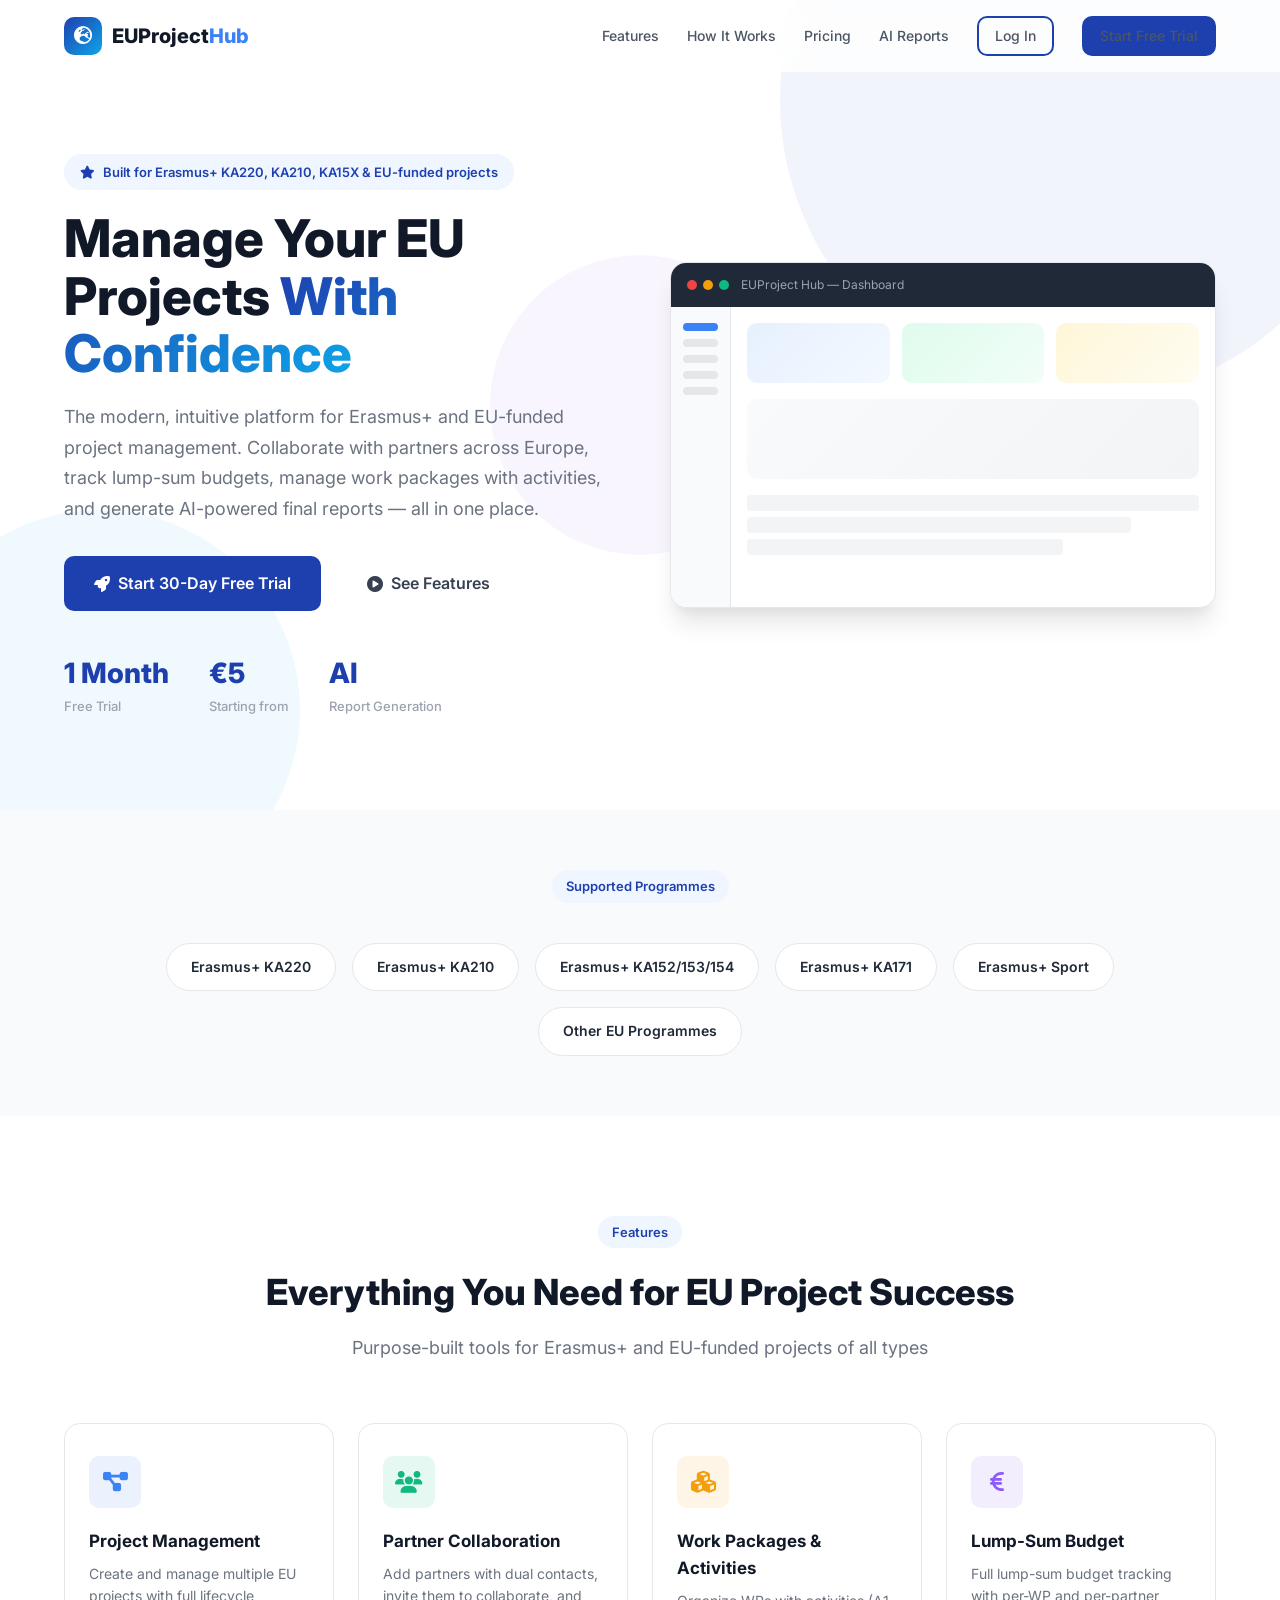
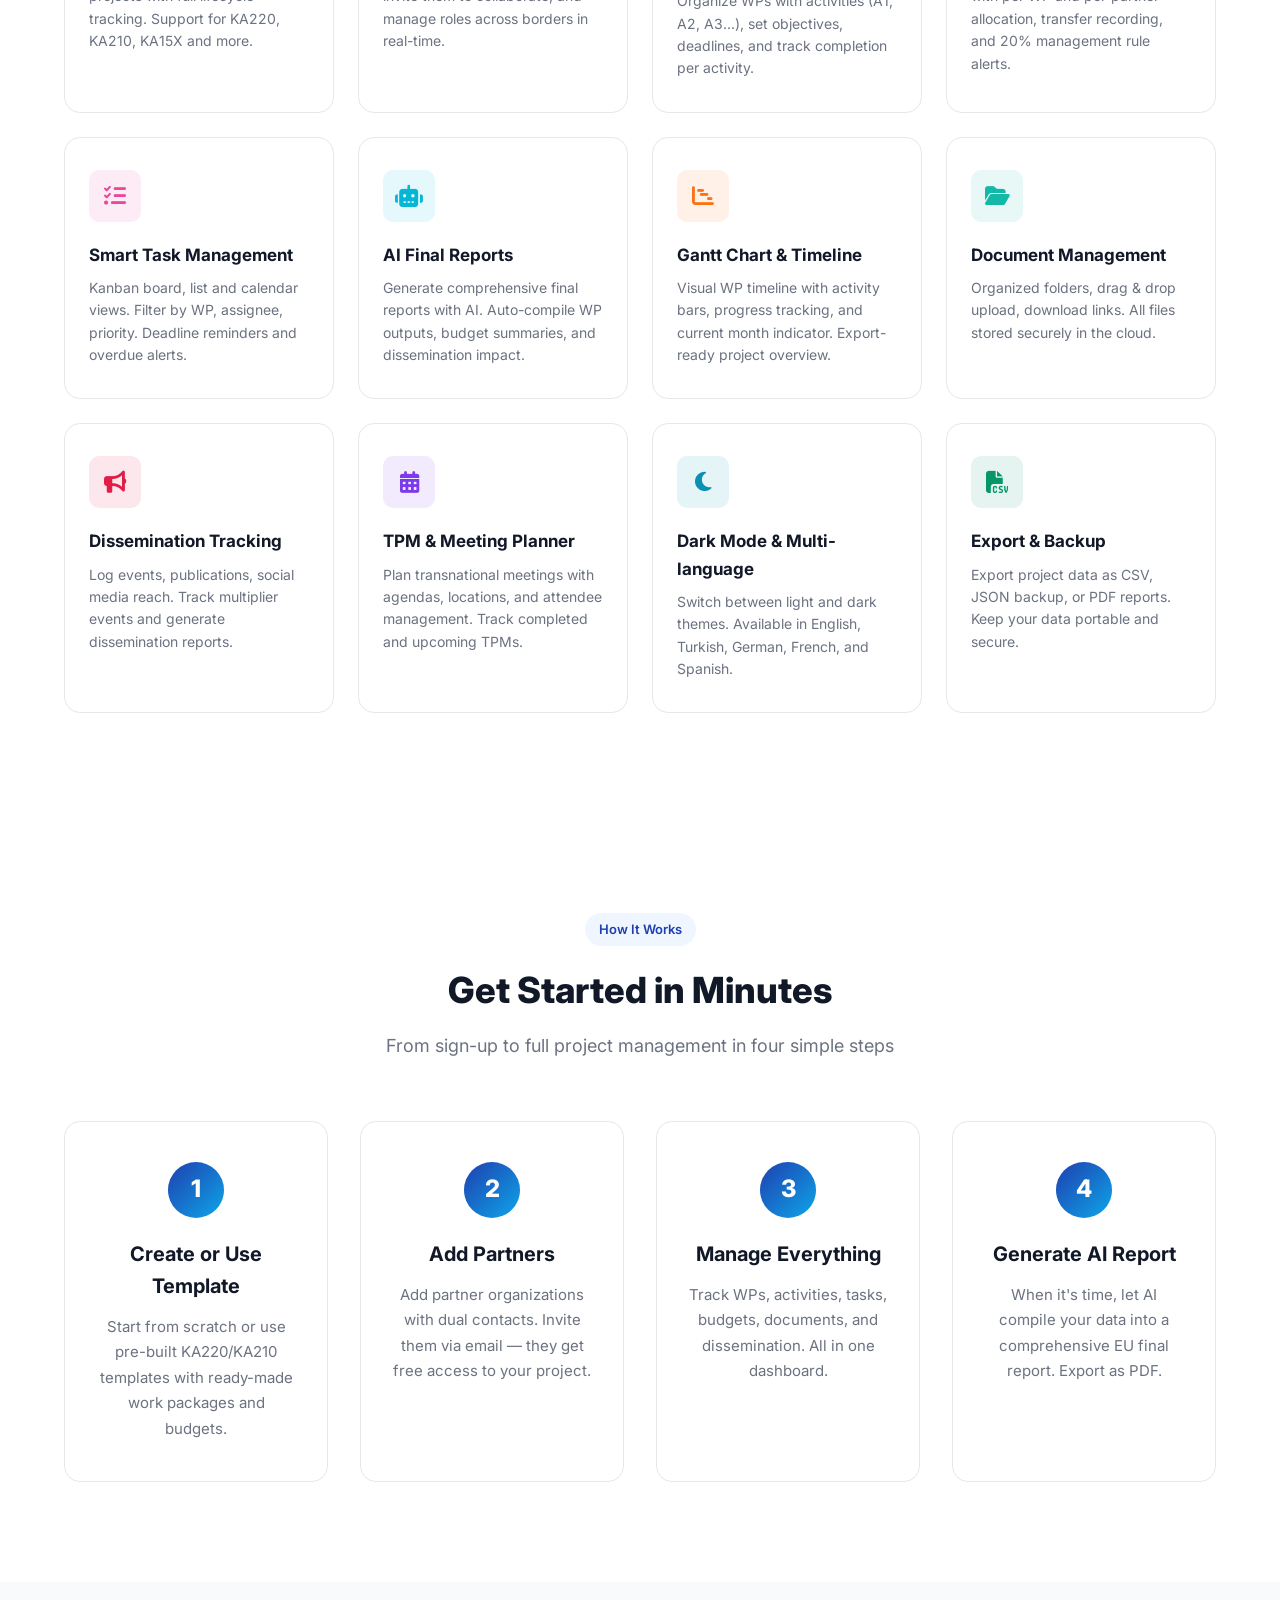
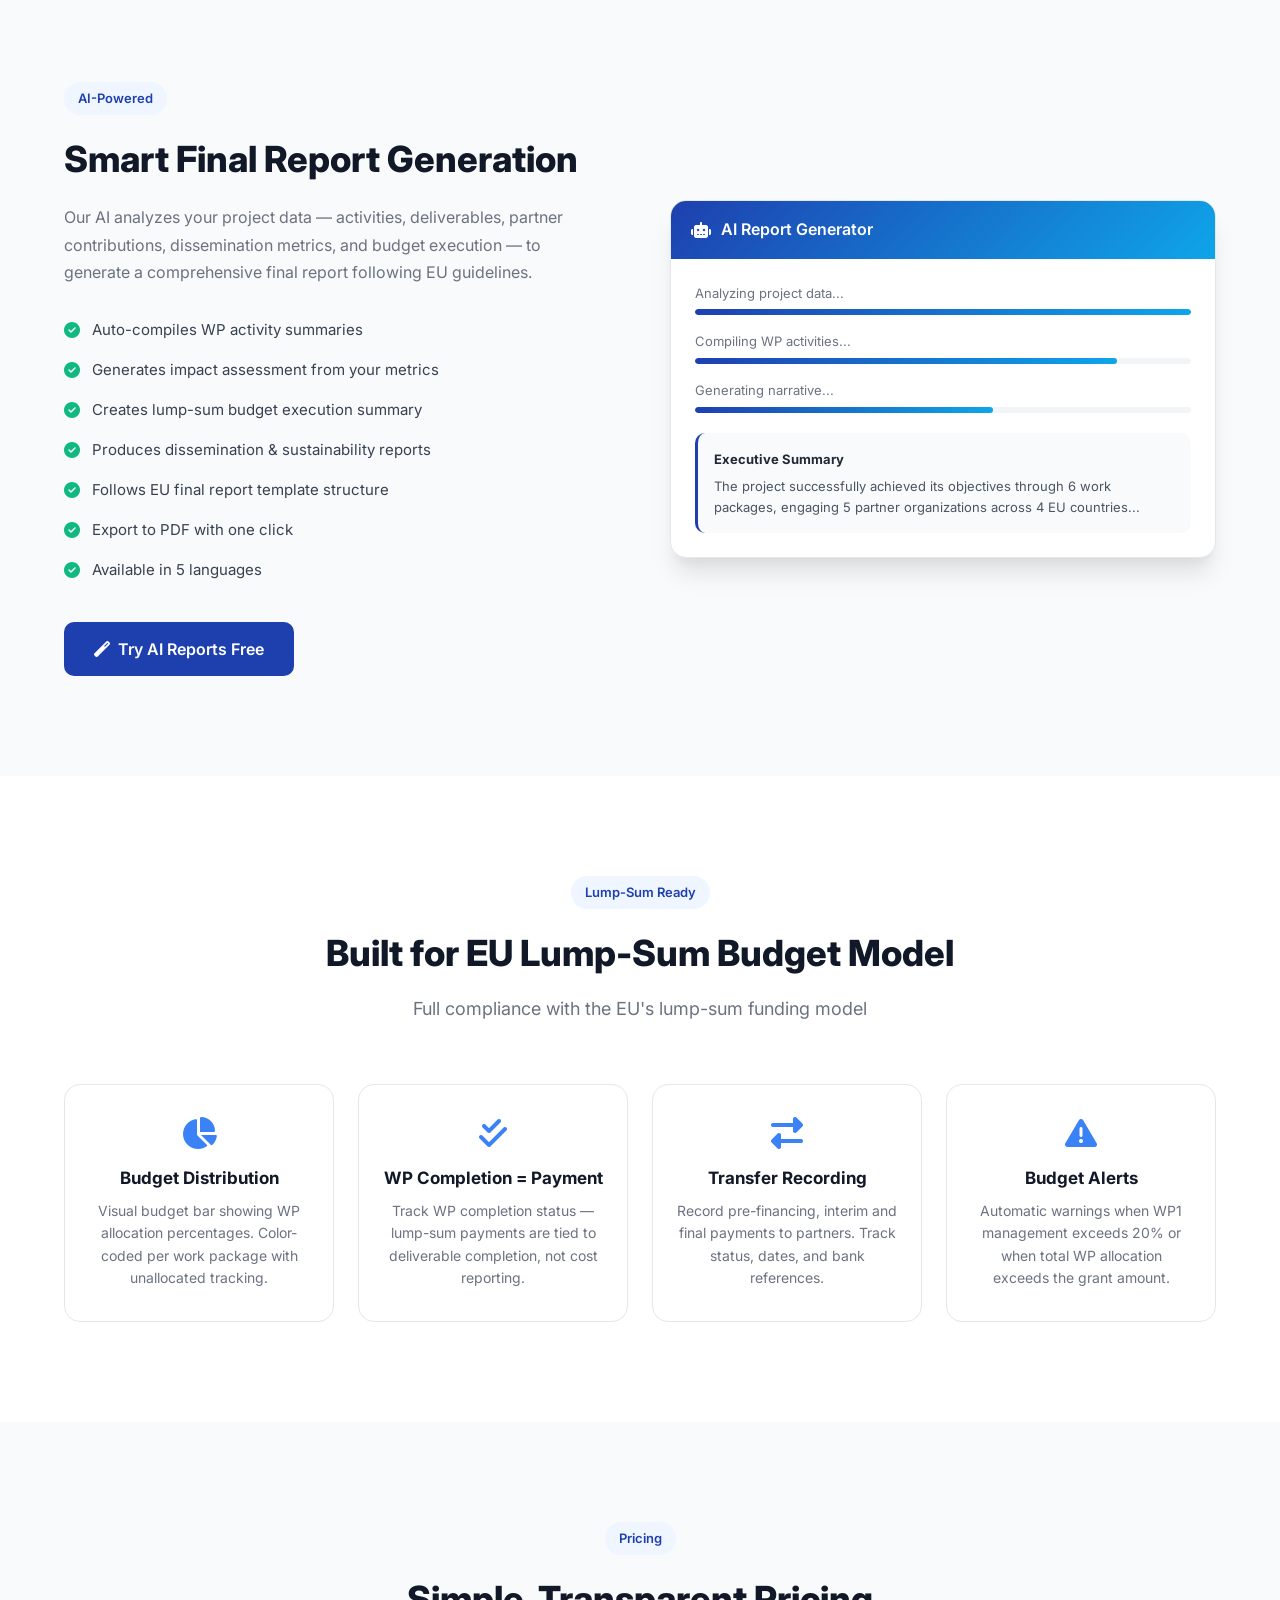
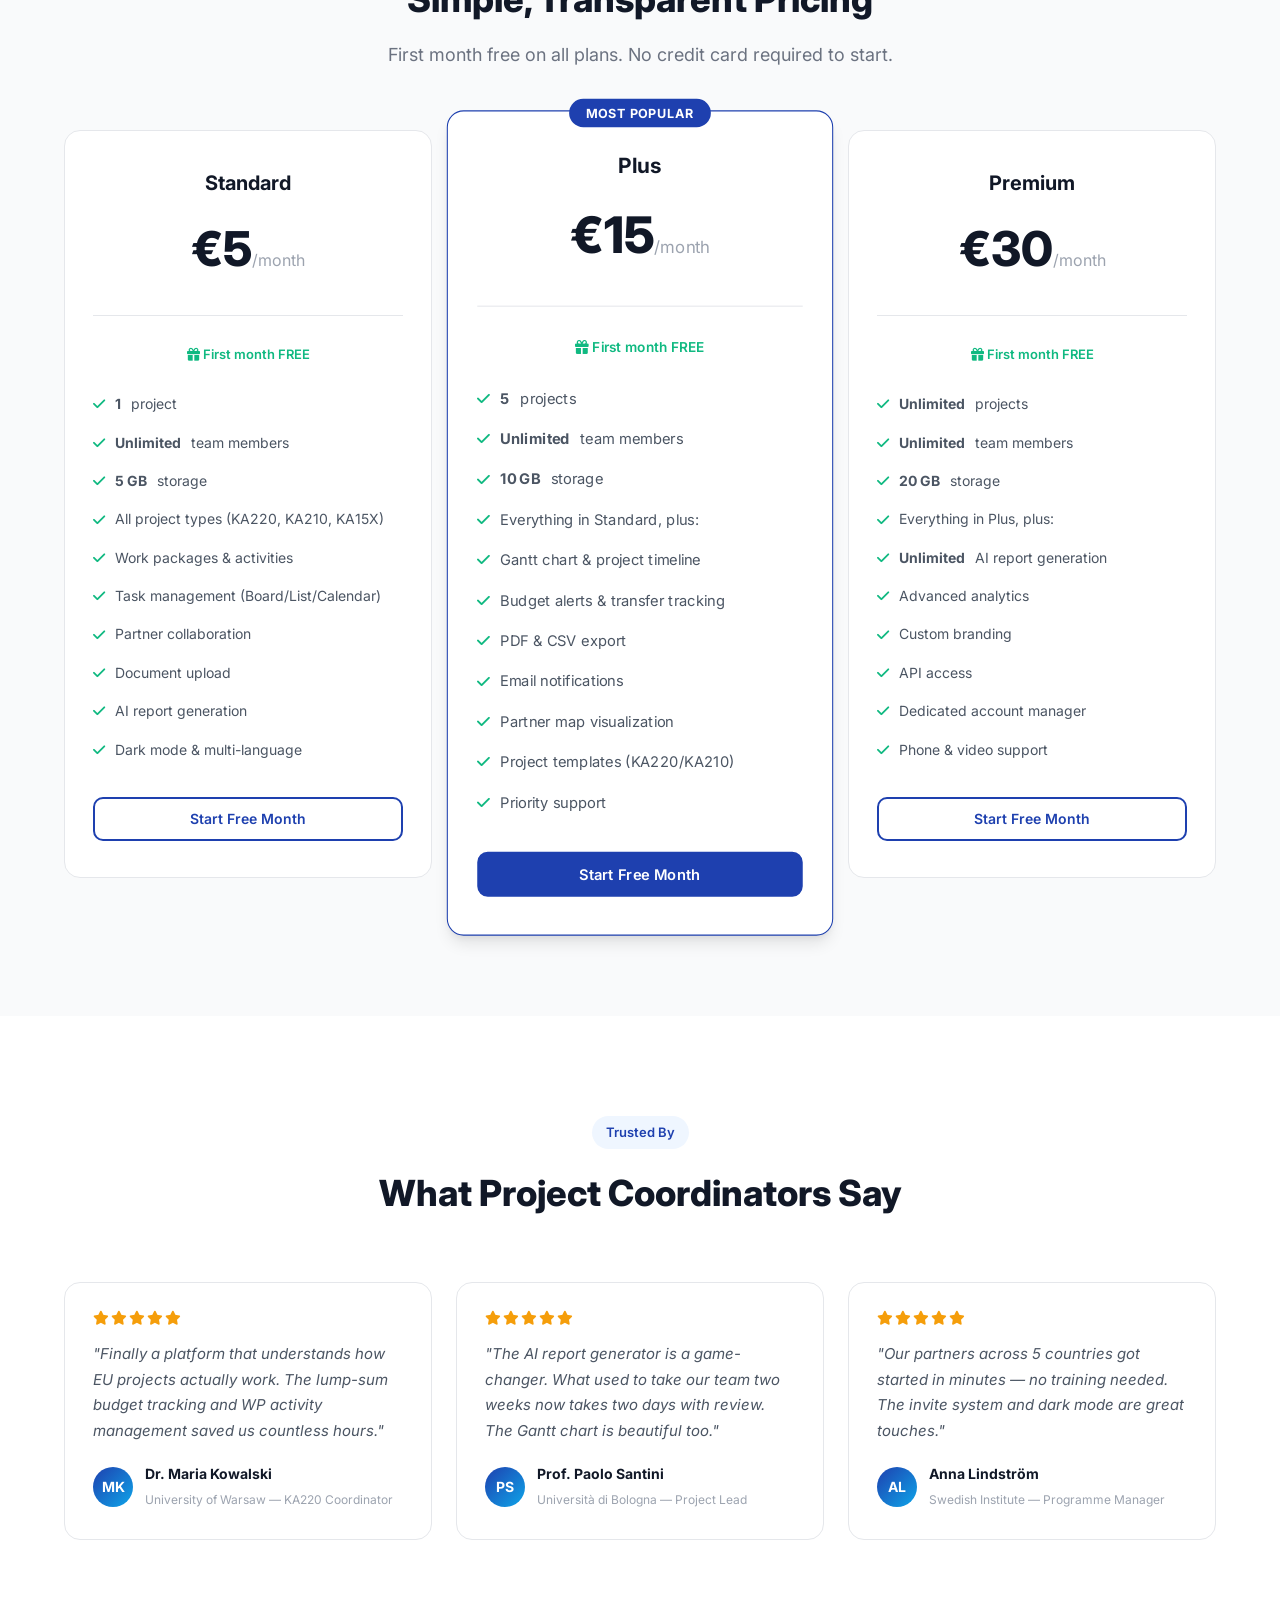
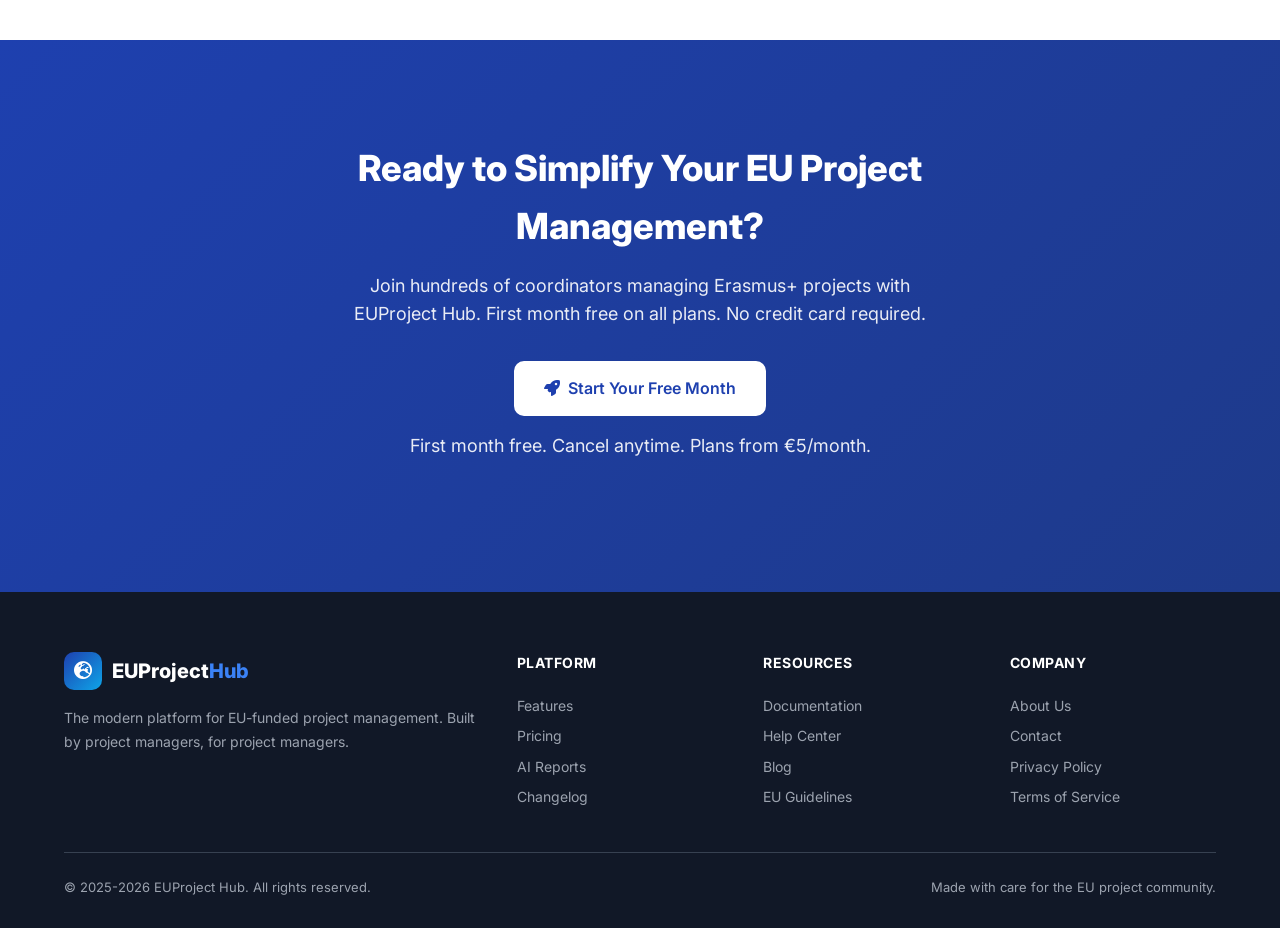
<file: index.html>
<!DOCTYPE html>
<html lang="en">
<head>
    <meta charset="UTF-8">
    <meta name="viewport" content="width=device-width, initial-scale=1.0">
    <title>EUProject Hub — Modern EU Project Management Platform</title>
    <meta name="description" content="The modern platform for managing Erasmus+ KA220, KA210, and EU-funded projects. AI reports, lump-sum budgets, partner collaboration, and more.">
    <link rel="preconnect" href="https://fonts.googleapis.com">
    <link href="https://fonts.googleapis.com/css2?family=Inter:wght@300;400;500;600;700;800&display=swap" rel="stylesheet">
    <link href="https://cdnjs.cloudflare.com/ajax/libs/font-awesome/6.5.0/css/all.min.css" rel="stylesheet">
    <link rel="stylesheet" href="css/styles.css">
</head>
<body class="landing-page">
    <nav class="nav" id="mainNav">
        <div class="nav-container">
            <a href="index.html" class="nav-logo">
                <div class="logo-icon"><i class="fas fa-globe-europe"></i></div>
                <span class="logo-text">EUProject<span class="logo-accent">Hub</span></span>
            </a>
            <div class="nav-links" id="navLinks">
                <a href="#features">Features</a>
                <a href="#how-it-works">How It Works</a>
                <a href="#pricing">Pricing</a>
                <a href="#ai-features">AI Reports</a>
                <a href="app.html" class="btn btn-outline btn-sm">Log In</a>
                <a href="app.html#register" class="btn btn-primary btn-sm">Start Free Trial</a>
            </div>
            <button class="nav-toggle" id="navToggle"><i class="fas fa-bars"></i></button>
        </div>
    </nav>

    <!-- Hero -->
    <section class="hero">
        <div class="hero-bg"><div class="hero-shape hero-shape-1"></div><div class="hero-shape hero-shape-2"></div><div class="hero-shape hero-shape-3"></div></div>
        <div class="container hero-content">
            <div class="hero-text">
                <div class="hero-badge"><i class="fas fa-star"></i> Built for Erasmus+ KA220, KA210, KA15X &amp; EU-funded projects</div>
                <h1>Manage Your EU Projects <span class="text-gradient">With Confidence</span></h1>
                <p class="hero-subtitle">The modern, intuitive platform for Erasmus+ and EU-funded project management. Collaborate with partners across Europe, track lump-sum budgets, manage work packages with activities, and generate AI-powered final reports — all in one place.</p>
                <div class="hero-cta">
                    <a href="app.html#register" class="btn btn-primary btn-lg"><i class="fas fa-rocket"></i> Start 30-Day Free Trial</a>
                    <a href="#features" class="btn btn-ghost btn-lg"><i class="fas fa-play-circle"></i> See Features</a>
                </div>
                <div class="hero-stats">
                    <div class="hero-stat"><span class="stat-number">1 Month</span><span class="stat-label">Free Trial</span></div>
                    <div class="hero-stat"><span class="stat-number">€5</span><span class="stat-label">Starting from</span></div>
                    <div class="hero-stat"><span class="stat-number">AI</span><span class="stat-label">Report Generation</span></div>
                </div>
            </div>
            <div class="hero-visual">
                <div class="dashboard-preview">
                    <div class="preview-header"><div class="preview-dots"><span></span><span></span><span></span></div><span class="preview-title">EUProject Hub — Dashboard</span></div>
                    <div class="preview-body">
                        <div class="preview-sidebar"><div class="preview-menu-item active"></div><div class="preview-menu-item"></div><div class="preview-menu-item"></div><div class="preview-menu-item"></div><div class="preview-menu-item"></div></div>
                        <div class="preview-content"><div class="preview-card-row"><div class="preview-card c1"></div><div class="preview-card c2"></div><div class="preview-card c3"></div></div><div class="preview-chart"></div><div class="preview-table"><div class="preview-row"></div><div class="preview-row"></div><div class="preview-row"></div></div></div>
                    </div>
                </div>
            </div>
        </div>
    </section>

    <!-- Supported Programmes -->
    <section class="section" style="padding:60px 0;background:var(--gray-50)">
        <div class="container">
            <div style="text-align:center;margin-bottom:24px"><span class="section-badge">Supported Programmes</span></div>
            <div style="display:flex;justify-content:center;flex-wrap:wrap;gap:16px">
                <div style="background:#fff;padding:12px 24px;border-radius:50px;font-weight:600;font-size:14px;border:1px solid var(--gray-200)">Erasmus+ KA220</div>
                <div style="background:#fff;padding:12px 24px;border-radius:50px;font-weight:600;font-size:14px;border:1px solid var(--gray-200)">Erasmus+ KA210</div>
                <div style="background:#fff;padding:12px 24px;border-radius:50px;font-weight:600;font-size:14px;border:1px solid var(--gray-200)">Erasmus+ KA152/153/154</div>
                <div style="background:#fff;padding:12px 24px;border-radius:50px;font-weight:600;font-size:14px;border:1px solid var(--gray-200)">Erasmus+ KA171</div>
                <div style="background:#fff;padding:12px 24px;border-radius:50px;font-weight:600;font-size:14px;border:1px solid var(--gray-200)">Erasmus+ Sport</div>
                <div style="background:#fff;padding:12px 24px;border-radius:50px;font-weight:600;font-size:14px;border:1px solid var(--gray-200)">Other EU Programmes</div>
            </div>
        </div>
    </section>

    <!-- Features -->
    <section class="section features-section" id="features">
        <div class="container">
            <div class="section-header"><span class="section-badge">Features</span><h2>Everything You Need for EU Project Success</h2><p>Purpose-built tools for Erasmus+ and EU-funded projects of all types</p></div>
            <div class="features-grid">
                <div class="feature-card"><div class="feature-icon" style="--accent:#3b82f6"><i class="fas fa-project-diagram"></i></div><h3>Project Management</h3><p>Create and manage multiple EU projects with full lifecycle tracking. Support for KA220, KA210, KA15X and more.</p></div>
                <div class="feature-card"><div class="feature-icon" style="--accent:#10b981"><i class="fas fa-users"></i></div><h3>Partner Collaboration</h3><p>Add partners with dual contacts, invite them to collaborate, and manage roles across borders in real-time.</p></div>
                <div class="feature-card"><div class="feature-icon" style="--accent:#f59e0b"><i class="fas fa-cubes"></i></div><h3>Work Packages & Activities</h3><p>Organize WPs with activities (A1, A2, A3...), set objectives, deadlines, and track completion per activity.</p></div>
                <div class="feature-card"><div class="feature-icon" style="--accent:#8b5cf6"><i class="fas fa-euro-sign"></i></div><h3>Lump-Sum Budget</h3><p>Full lump-sum budget tracking with per-WP and per-partner allocation, transfer recording, and 20% management rule alerts.</p></div>
                <div class="feature-card"><div class="feature-icon" style="--accent:#ec4899"><i class="fas fa-tasks"></i></div><h3>Smart Task Management</h3><p>Kanban board, list and calendar views. Filter by WP, assignee, priority. Deadline reminders and overdue alerts.</p></div>
                <div class="feature-card"><div class="feature-icon" style="--accent:#06b6d4"><i class="fas fa-robot"></i></div><h3>AI Final Reports</h3><p>Generate comprehensive final reports with AI. Auto-compile WP outputs, budget summaries, and dissemination impact.</p></div>
                <div class="feature-card"><div class="feature-icon" style="--accent:#f97316"><i class="fas fa-chart-gantt"></i></div><h3>Gantt Chart & Timeline</h3><p>Visual WP timeline with activity bars, progress tracking, and current month indicator. Export-ready project overview.</p></div>
                <div class="feature-card"><div class="feature-icon" style="--accent:#14b8a6"><i class="fas fa-folder-open"></i></div><h3>Document Management</h3><p>Organized folders, drag & drop upload, download links. All files stored securely in the cloud.</p></div>
                <div class="feature-card"><div class="feature-icon" style="--accent:#e11d48"><i class="fas fa-bullhorn"></i></div><h3>Dissemination Tracking</h3><p>Log events, publications, social media reach. Track multiplier events and generate dissemination reports.</p></div>
                <div class="feature-card"><div class="feature-icon" style="--accent:#7c3aed"><i class="fas fa-calendar-alt"></i></div><h3>TPM & Meeting Planner</h3><p>Plan transnational meetings with agendas, locations, and attendee management. Track completed and upcoming TPMs.</p></div>
                <div class="feature-card"><div class="feature-icon" style="--accent:#0891b2"><i class="fas fa-moon"></i></div><h3>Dark Mode & Multi-language</h3><p>Switch between light and dark themes. Available in English, Turkish, German, French, and Spanish.</p></div>
                <div class="feature-card"><div class="feature-icon" style="--accent:#059669"><i class="fas fa-file-csv"></i></div><h3>Export & Backup</h3><p>Export project data as CSV, JSON backup, or PDF reports. Keep your data portable and secure.</p></div>
            </div>
        </div>
    </section>

    <!-- How It Works -->
    <section class="section how-section" id="how-it-works">
        <div class="container">
            <div class="section-header"><span class="section-badge">How It Works</span><h2>Get Started in Minutes</h2><p>From sign-up to full project management in four simple steps</p></div>
            <div class="steps-grid" style="grid-template-columns:repeat(4,1fr)">
                <div class="step-card"><div class="step-number">1</div><h3>Create or Use Template</h3><p>Start from scratch or use pre-built KA220/KA210 templates with ready-made work packages and budgets.</p></div>
                <div class="step-card"><div class="step-number">2</div><h3>Add Partners</h3><p>Add partner organizations with dual contacts. Invite them via email — they get free access to your project.</p></div>
                <div class="step-card"><div class="step-number">3</div><h3>Manage Everything</h3><p>Track WPs, activities, tasks, budgets, documents, and dissemination. All in one dashboard.</p></div>
                <div class="step-card"><div class="step-number">4</div><h3>Generate AI Report</h3><p>When it's time, let AI compile your data into a comprehensive EU final report. Export as PDF.</p></div>
            </div>
        </div>
    </section>

    <!-- AI Features -->
    <section class="section ai-section" id="ai-features">
        <div class="container">
            <div class="ai-content">
                <div class="ai-text">
                    <span class="section-badge">AI-Powered</span><h2>Smart Final Report Generation</h2>
                    <p>Our AI analyzes your project data — activities, deliverables, partner contributions, dissemination metrics, and budget execution — to generate a comprehensive final report following EU guidelines.</p>
                    <ul class="ai-features-list">
                        <li><i class="fas fa-check-circle"></i> Auto-compiles WP activity summaries</li>
                        <li><i class="fas fa-check-circle"></i> Generates impact assessment from your metrics</li>
                        <li><i class="fas fa-check-circle"></i> Creates lump-sum budget execution summary</li>
                        <li><i class="fas fa-check-circle"></i> Produces dissemination & sustainability reports</li>
                        <li><i class="fas fa-check-circle"></i> Follows EU final report template structure</li>
                        <li><i class="fas fa-check-circle"></i> Export to PDF with one click</li>
                        <li><i class="fas fa-check-circle"></i> Available in 5 languages</li>
                    </ul>
                    <a href="app.html#register" class="btn btn-primary btn-lg"><i class="fas fa-magic"></i> Try AI Reports Free</a>
                </div>
                <div class="ai-visual">
                    <div class="ai-preview">
                        <div class="ai-preview-header"><i class="fas fa-robot"></i> AI Report Generator</div>
                        <div class="ai-preview-body">
                            <div class="ai-line"><span class="ai-label">Analyzing project data...</span><div class="ai-progress"><div class="ai-progress-bar" style="width:100%"></div></div></div>
                            <div class="ai-line"><span class="ai-label">Compiling WP activities...</span><div class="ai-progress"><div class="ai-progress-bar" style="width:85%"></div></div></div>
                            <div class="ai-line"><span class="ai-label">Generating narrative...</span><div class="ai-progress"><div class="ai-progress-bar" style="width:60%"></div></div></div>
                            <div class="ai-output"><p><strong>Executive Summary</strong></p><p class="ai-text-preview">The project successfully achieved its objectives through 6 work packages, engaging 5 partner organizations across 4 EU countries...</p></div>
                        </div>
                    </div>
                </div>
            </div>
        </div>
    </section>

    <!-- Lump Sum -->
    <section class="section lumpsum-section">
        <div class="container">
            <div class="section-header"><span class="section-badge">Lump-Sum Ready</span><h2>Built for EU Lump-Sum Budget Model</h2><p>Full compliance with the EU's lump-sum funding model</p></div>
            <div class="lumpsum-grid">
                <div class="lumpsum-card"><i class="fas fa-chart-pie"></i><h3>Budget Distribution</h3><p>Visual budget bar showing WP allocation percentages. Color-coded per work package with unallocated tracking.</p></div>
                <div class="lumpsum-card"><i class="fas fa-check-double"></i><h3>WP Completion = Payment</h3><p>Track WP completion status — lump-sum payments are tied to deliverable completion, not cost reporting.</p></div>
                <div class="lumpsum-card"><i class="fas fa-exchange-alt"></i><h3>Transfer Recording</h3><p>Record pre-financing, interim and final payments to partners. Track status, dates, and bank references.</p></div>
                <div class="lumpsum-card"><i class="fas fa-exclamation-triangle"></i><h3>Budget Alerts</h3><p>Automatic warnings when WP1 management exceeds 20% or when total WP allocation exceeds the grant amount.</p></div>
            </div>
        </div>
    </section>

    <!-- Pricing -->
    <section class="section pricing-section" id="pricing">
        <div class="container">
            <div class="section-header"><span class="section-badge">Pricing</span><h2>Simple, Transparent Pricing</h2><p>First month free on all plans. No credit card required to start.</p></div>
            <div class="pricing-grid">
                <div class="pricing-card">
                    <div class="pricing-header"><h3>Standard</h3><div class="pricing-price"><span class="price-amount">€5</span><span class="price-period">/month</span></div></div>
                    <p style="text-align:center;font-size:13px;color:var(--success);font-weight:600;margin-bottom:20px"><i class="fas fa-gift"></i> First month FREE</p>
                    <ul class="pricing-features">
                        <li><i class="fas fa-check"></i> <strong>1</strong> project</li>
                        <li><i class="fas fa-check"></i> <strong>Unlimited</strong> team members</li>
                        <li><i class="fas fa-check"></i> <strong>5 GB</strong> storage</li>
                        <li><i class="fas fa-check"></i> All project types (KA220, KA210, KA15X)</li>
                        <li><i class="fas fa-check"></i> Work packages & activities</li>
                        <li><i class="fas fa-check"></i> Task management (Board/List/Calendar)</li>
                        <li><i class="fas fa-check"></i> Partner collaboration</li>
                        <li><i class="fas fa-check"></i> Document upload</li>
                        <li><i class="fas fa-check"></i> AI report generation</li>
                        <li><i class="fas fa-check"></i> Dark mode & multi-language</li>
                    </ul>
                    <a href="app.html#register" class="btn btn-outline btn-block">Start Free Month</a>
                </div>
                <div class="pricing-card pricing-featured">
                    <div class="pricing-badge">Most Popular</div>
                    <div class="pricing-header"><h3>Plus</h3><div class="pricing-price"><span class="price-amount">€15</span><span class="price-period">/month</span></div></div>
                    <p style="text-align:center;font-size:13px;color:var(--success);font-weight:600;margin-bottom:20px"><i class="fas fa-gift"></i> First month FREE</p>
                    <ul class="pricing-features">
                        <li><i class="fas fa-check"></i> <strong>5</strong> projects</li>
                        <li><i class="fas fa-check"></i> <strong>Unlimited</strong> team members</li>
                        <li><i class="fas fa-check"></i> <strong>10 GB</strong> storage</li>
                        <li><i class="fas fa-check"></i> Everything in Standard, plus:</li>
                        <li><i class="fas fa-check"></i> Gantt chart & project timeline</li>
                        <li><i class="fas fa-check"></i> Budget alerts & transfer tracking</li>
                        <li><i class="fas fa-check"></i> PDF & CSV export</li>
                        <li><i class="fas fa-check"></i> Email notifications</li>
                        <li><i class="fas fa-check"></i> Partner map visualization</li>
                        <li><i class="fas fa-check"></i> Project templates (KA220/KA210)</li>
                        <li><i class="fas fa-check"></i> Priority support</li>
                    </ul>
                    <a href="app.html#register" class="btn btn-primary btn-block">Start Free Month</a>
                </div>
                <div class="pricing-card">
                    <div class="pricing-header"><h3>Premium</h3><div class="pricing-price"><span class="price-amount">€30</span><span class="price-period">/month</span></div></div>
                    <p style="text-align:center;font-size:13px;color:var(--success);font-weight:600;margin-bottom:20px"><i class="fas fa-gift"></i> First month FREE</p>
                    <ul class="pricing-features">
                        <li><i class="fas fa-check"></i> <strong>Unlimited</strong> projects</li>
                        <li><i class="fas fa-check"></i> <strong>Unlimited</strong> team members</li>
                        <li><i class="fas fa-check"></i> <strong>20 GB</strong> storage</li>
                        <li><i class="fas fa-check"></i> Everything in Plus, plus:</li>
                        <li><i class="fas fa-check"></i> <strong>Unlimited</strong> AI report generation</li>
                        <li><i class="fas fa-check"></i> Advanced analytics</li>
                        <li><i class="fas fa-check"></i> Custom branding</li>
                        <li><i class="fas fa-check"></i> API access</li>
                        <li><i class="fas fa-check"></i> Dedicated account manager</li>
                        <li><i class="fas fa-check"></i> Phone & video support</li>
                    </ul>
                    <a href="app.html#register" class="btn btn-outline btn-block">Start Free Month</a>
                </div>
            </div>
        </div>
    </section>

    <!-- Testimonials -->
    <section class="section testimonials-section">
        <div class="container">
            <div class="section-header"><span class="section-badge">Trusted By</span><h2>What Project Coordinators Say</h2></div>
            <div class="testimonials-grid">
                <div class="testimonial-card"><div class="testimonial-stars"><i class="fas fa-star"></i><i class="fas fa-star"></i><i class="fas fa-star"></i><i class="fas fa-star"></i><i class="fas fa-star"></i></div><p>"Finally a platform that understands how EU projects actually work. The lump-sum budget tracking and WP activity management saved us countless hours."</p><div class="testimonial-author"><div class="author-avatar">MK</div><div><strong>Dr. Maria Kowalski</strong><span>University of Warsaw — KA220 Coordinator</span></div></div></div>
                <div class="testimonial-card"><div class="testimonial-stars"><i class="fas fa-star"></i><i class="fas fa-star"></i><i class="fas fa-star"></i><i class="fas fa-star"></i><i class="fas fa-star"></i></div><p>"The AI report generator is a game-changer. What used to take our team two weeks now takes two days with review. The Gantt chart is beautiful too."</p><div class="testimonial-author"><div class="author-avatar">PS</div><div><strong>Prof. Paolo Santini</strong><span>Universit&#224; di Bologna — Project Lead</span></div></div></div>
                <div class="testimonial-card"><div class="testimonial-stars"><i class="fas fa-star"></i><i class="fas fa-star"></i><i class="fas fa-star"></i><i class="fas fa-star"></i><i class="fas fa-star"></i></div><p>"Our partners across 5 countries got started in minutes — no training needed. The invite system and dark mode are great touches."</p><div class="testimonial-author"><div class="author-avatar">AL</div><div><strong>Anna Lindstr&#246;m</strong><span>Swedish Institute — Programme Manager</span></div></div></div>
            </div>
        </div>
    </section>

    <!-- CTA -->
    <section class="section cta-section">
        <div class="container">
            <div class="cta-content"><h2>Ready to Simplify Your EU Project Management?</h2><p>Join hundreds of coordinators managing Erasmus+ projects with EUProject Hub. First month free on all plans. No credit card required.</p><div class="cta-buttons"><a href="app.html#register" class="btn btn-white btn-lg"><i class="fas fa-rocket"></i> Start Your Free Month</a></div><p class="cta-note">First month free. Cancel anytime. Plans from €5/month.</p></div>
        </div>
    </section>

    <!-- Footer -->
    <footer class="footer">
        <div class="container">
            <div class="footer-grid">
                <div class="footer-brand"><a href="index.html" class="nav-logo"><div class="logo-icon"><i class="fas fa-globe-europe"></i></div><span class="logo-text">EUProject<span class="logo-accent">Hub</span></span></a><p>The modern platform for EU-funded project management. Built by project managers, for project managers.</p></div>
                <div class="footer-links"><h4>Platform</h4><a href="#features">Features</a><a href="#pricing">Pricing</a><a href="#ai-features">AI Reports</a><a href="changelog.html">Changelog</a></div>
                <div class="footer-links"><h4>Resources</h4><a href="docs.html">Documentation</a><a href="help.html">Help Center</a><a href="blog.html">Blog</a><a href="guidelines.html">EU Guidelines</a></div>
                <div class="footer-links"><h4>Company</h4><a href="about.html">About Us</a><a href="contact.html">Contact</a><a href="privacy.html">Privacy Policy</a><a href="terms.html">Terms of Service</a></div>
            </div>
            <div class="footer-bottom"><p>&copy; 2025-2026 EUProject Hub. All rights reserved.</p><p>Made with care for the EU project community.</p></div>
        </div>
    </footer>

    <script>
        window.addEventListener('scroll',function(){var n=document.getElementById('mainNav');if(window.scrollY>50)n.classList.add('nav-scrolled');else n.classList.remove('nav-scrolled')});
        document.getElementById('navToggle').addEventListener('click',function(){document.getElementById('navLinks').classList.toggle('nav-open')});
        document.querySelectorAll('a[href^="#"]').forEach(function(a){a.addEventListener('click',function(e){e.preventDefault();var t=document.querySelector(this.getAttribute('href'));if(t){t.scrollIntoView({behavior:'smooth',block:'start'});document.getElementById('navLinks').classList.remove('nav-open')}})});
    </script>
</body>
</html>
</file>
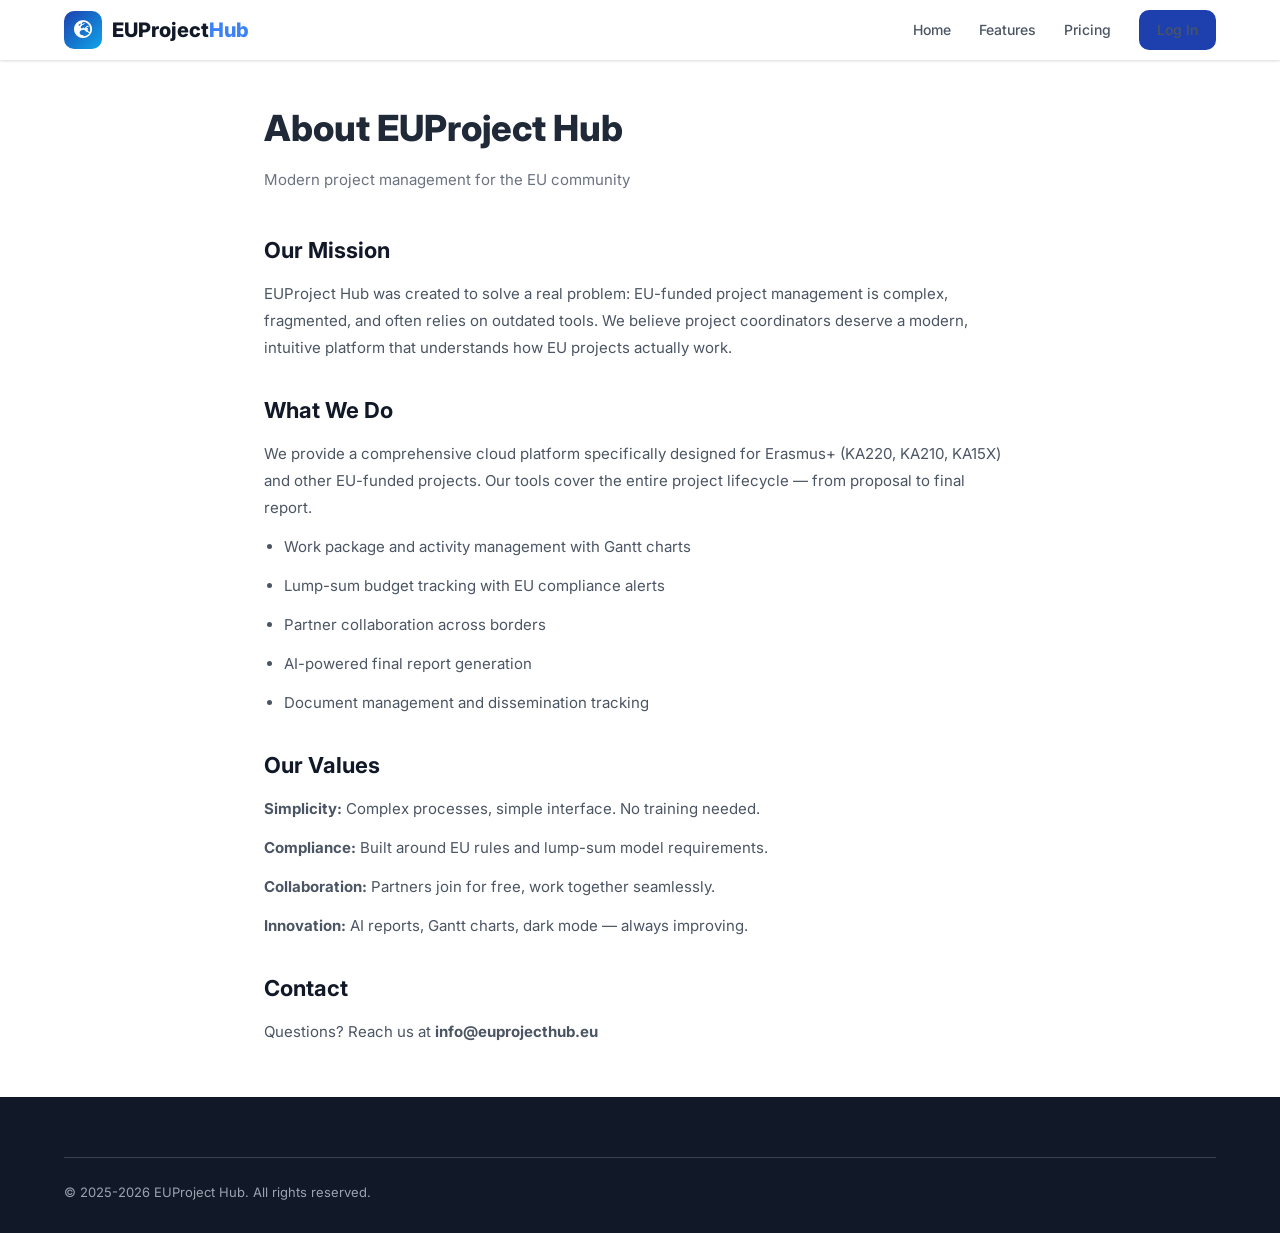
<file: about.html>
<!DOCTYPE html><html lang="en"><head><meta charset="UTF-8"><meta name="viewport" content="width=device-width, initial-scale=1.0"><link rel="preconnect" href="https://fonts.googleapis.com"><link href="https://fonts.googleapis.com/css2?family=Inter:wght@300;400;500;600;700;800&display=swap" rel="stylesheet"><link href="https://cdnjs.cloudflare.com/ajax/libs/font-awesome/6.5.0/css/all.min.css" rel="stylesheet"><link rel="stylesheet" href="css/styles.css"><style>.legal-content{max-width:800px;margin:0 auto;padding:40px 24px}.legal-content h1{font-size:36px;font-weight:800;margin-bottom:8px}.legal-content .subtitle{color:var(--gray-500);margin-bottom:40px}.legal-content h2{font-size:22px;font-weight:700;margin:32px 0 12px;color:var(--gray-900)}.legal-content h3{font-size:17px;font-weight:600;margin:20px 0 8px}.legal-content p,.legal-content li{font-size:15px;color:var(--gray-600);line-height:1.8;margin-bottom:12px}.legal-content ul{padding-left:20px;margin-bottom:16px}.legal-content a{color:var(--primary)}</style><title>About Us — EUProject Hub</title></head><body><nav class="nav nav-scrolled"><div class="nav-container"><a href="index.html" class="nav-logo"><div class="logo-icon"><i class="fas fa-globe-europe"></i></div><span class="logo-text">EUProject<span class="logo-accent">Hub</span></span></a><div class="nav-links"><a href="index.html">Home</a><a href="index.html#features">Features</a><a href="index.html#pricing">Pricing</a><a href="app.html" class="btn btn-primary btn-sm">Log In</a></div></div></nav><div class="legal-content" style="padding-top:100px"><h1>About EUProject Hub</h1><p class="subtitle">Modern project management for the EU community</p><h2>Our Mission</h2><p>EUProject Hub was created to solve a real problem: EU-funded project management is complex, fragmented, and often relies on outdated tools. We believe project coordinators deserve a modern, intuitive platform that understands how EU projects actually work.</p><h2>What We Do</h2><p>We provide a comprehensive cloud platform specifically designed for Erasmus+ (KA220, KA210, KA15X) and other EU-funded projects. Our tools cover the entire project lifecycle — from proposal to final report.</p><ul><li>Work package and activity management with Gantt charts</li><li>Lump-sum budget tracking with EU compliance alerts</li><li>Partner collaboration across borders</li><li>AI-powered final report generation</li><li>Document management and dissemination tracking</li></ul><h2>Our Values</h2><p><strong>Simplicity:</strong> Complex processes, simple interface. No training needed.</p><p><strong>Compliance:</strong> Built around EU rules and lump-sum model requirements.</p><p><strong>Collaboration:</strong> Partners join for free, work together seamlessly.</p><p><strong>Innovation:</strong> AI reports, Gantt charts, dark mode — always improving.</p><h2>Contact</h2><p>Questions? Reach us at <strong>info@euprojecthub.eu</strong></p></div><footer class="footer"><div class="container"><div class="footer-bottom"><p>&copy; 2025-2026 EUProject Hub. All rights reserved.</p></div></div></footer></body></html>
</file>
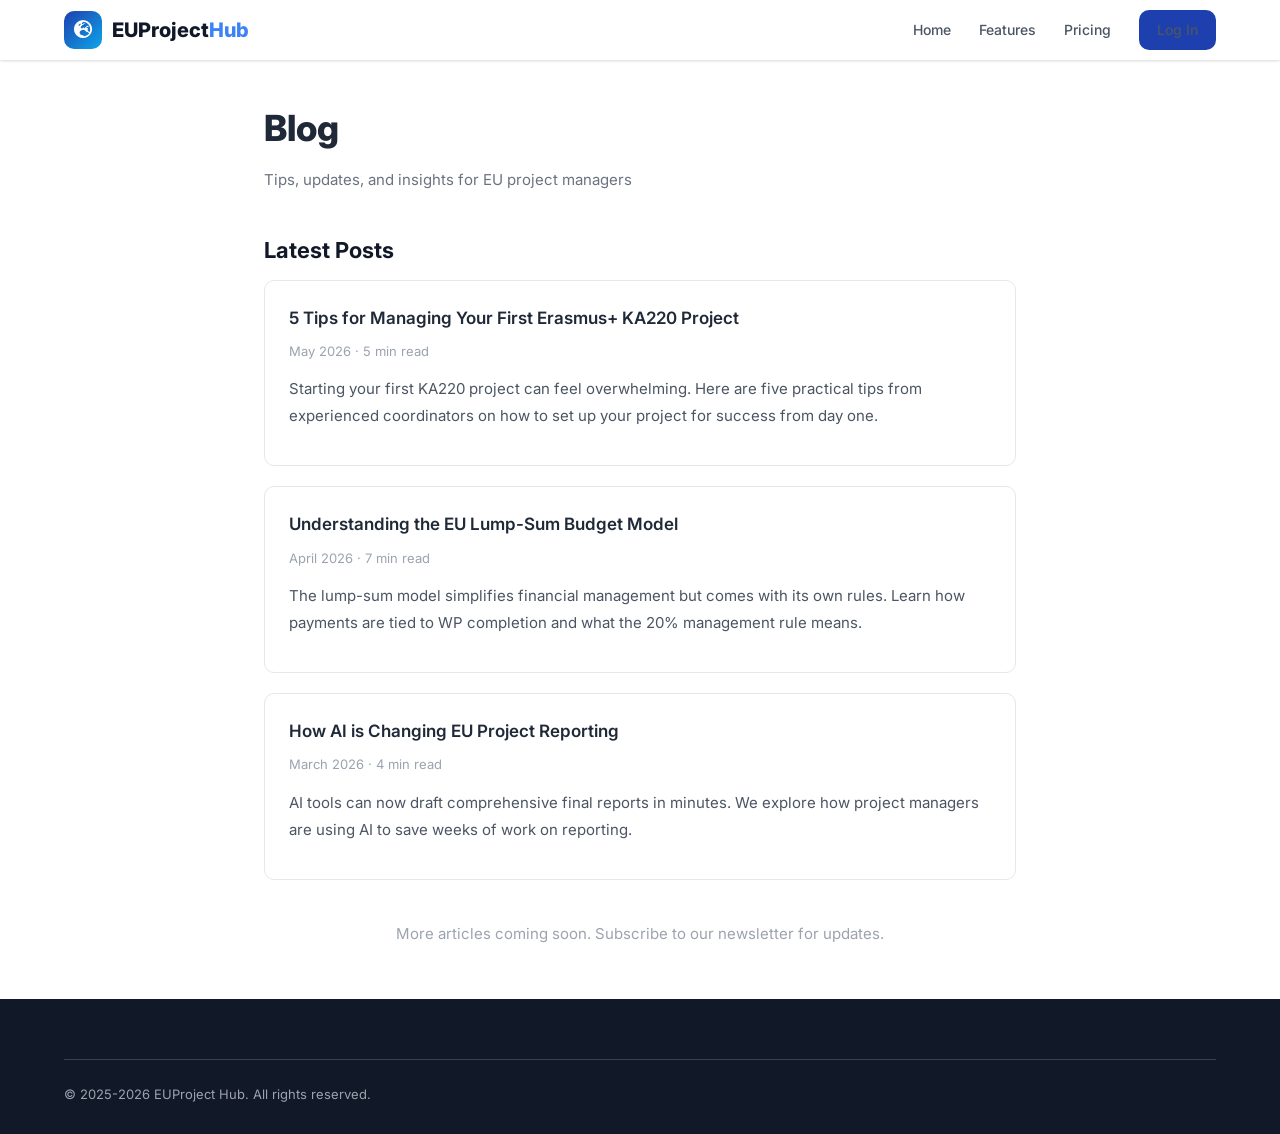
<file: blog.html>
<!DOCTYPE html><html lang="en"><head><meta charset="UTF-8"><meta name="viewport" content="width=device-width, initial-scale=1.0"><link rel="preconnect" href="https://fonts.googleapis.com"><link href="https://fonts.googleapis.com/css2?family=Inter:wght@300;400;500;600;700;800&display=swap" rel="stylesheet"><link href="https://cdnjs.cloudflare.com/ajax/libs/font-awesome/6.5.0/css/all.min.css" rel="stylesheet"><link rel="stylesheet" href="css/styles.css"><style>.legal-content{max-width:800px;margin:0 auto;padding:40px 24px}.legal-content h1{font-size:36px;font-weight:800;margin-bottom:8px}.legal-content .subtitle{color:var(--gray-500);margin-bottom:40px}.legal-content h2{font-size:22px;font-weight:700;margin:32px 0 12px;color:var(--gray-900)}.legal-content h3{font-size:17px;font-weight:600;margin:20px 0 8px}.legal-content p,.legal-content li{font-size:15px;color:var(--gray-600);line-height:1.8;margin-bottom:12px}.legal-content ul{padding-left:20px;margin-bottom:16px}.legal-content a{color:var(--primary)}</style><title>Blog — EUProject Hub</title></head><body><nav class="nav nav-scrolled"><div class="nav-container"><a href="index.html" class="nav-logo"><div class="logo-icon"><i class="fas fa-globe-europe"></i></div><span class="logo-text">EUProject<span class="logo-accent">Hub</span></span></a><div class="nav-links"><a href="index.html">Home</a><a href="index.html#features">Features</a><a href="index.html#pricing">Pricing</a><a href="app.html" class="btn btn-primary btn-sm">Log In</a></div></div></nav><div class="legal-content" style="padding-top:100px"><h1>Blog</h1><p class="subtitle">Tips, updates, and insights for EU project managers</p><h2>Latest Posts</h2><div style="border:1px solid var(--gray-200);border-radius:10px;padding:24px;margin-bottom:20px"><h3 style="margin-top:0">5 Tips for Managing Your First Erasmus+ KA220 Project</h3><p style="font-size:13px;color:var(--gray-400)">May 2026 · 5 min read</p><p>Starting your first KA220 project can feel overwhelming. Here are five practical tips from experienced coordinators on how to set up your project for success from day one.</p></div><div style="border:1px solid var(--gray-200);border-radius:10px;padding:24px;margin-bottom:20px"><h3 style="margin-top:0">Understanding the EU Lump-Sum Budget Model</h3><p style="font-size:13px;color:var(--gray-400)">April 2026 · 7 min read</p><p>The lump-sum model simplifies financial management but comes with its own rules. Learn how payments are tied to WP completion and what the 20% management rule means.</p></div><div style="border:1px solid var(--gray-200);border-radius:10px;padding:24px;margin-bottom:20px"><h3 style="margin-top:0">How AI is Changing EU Project Reporting</h3><p style="font-size:13px;color:var(--gray-400)">March 2026 · 4 min read</p><p>AI tools can now draft comprehensive final reports in minutes. We explore how project managers are using AI to save weeks of work on reporting.</p></div><p style="text-align:center;margin-top:40px;color:var(--gray-400)">More articles coming soon. Subscribe to our newsletter for updates.</p></div><footer class="footer"><div class="container"><div class="footer-bottom"><p>&copy; 2025-2026 EUProject Hub. All rights reserved.</p></div></div></footer></body></html>
</file>
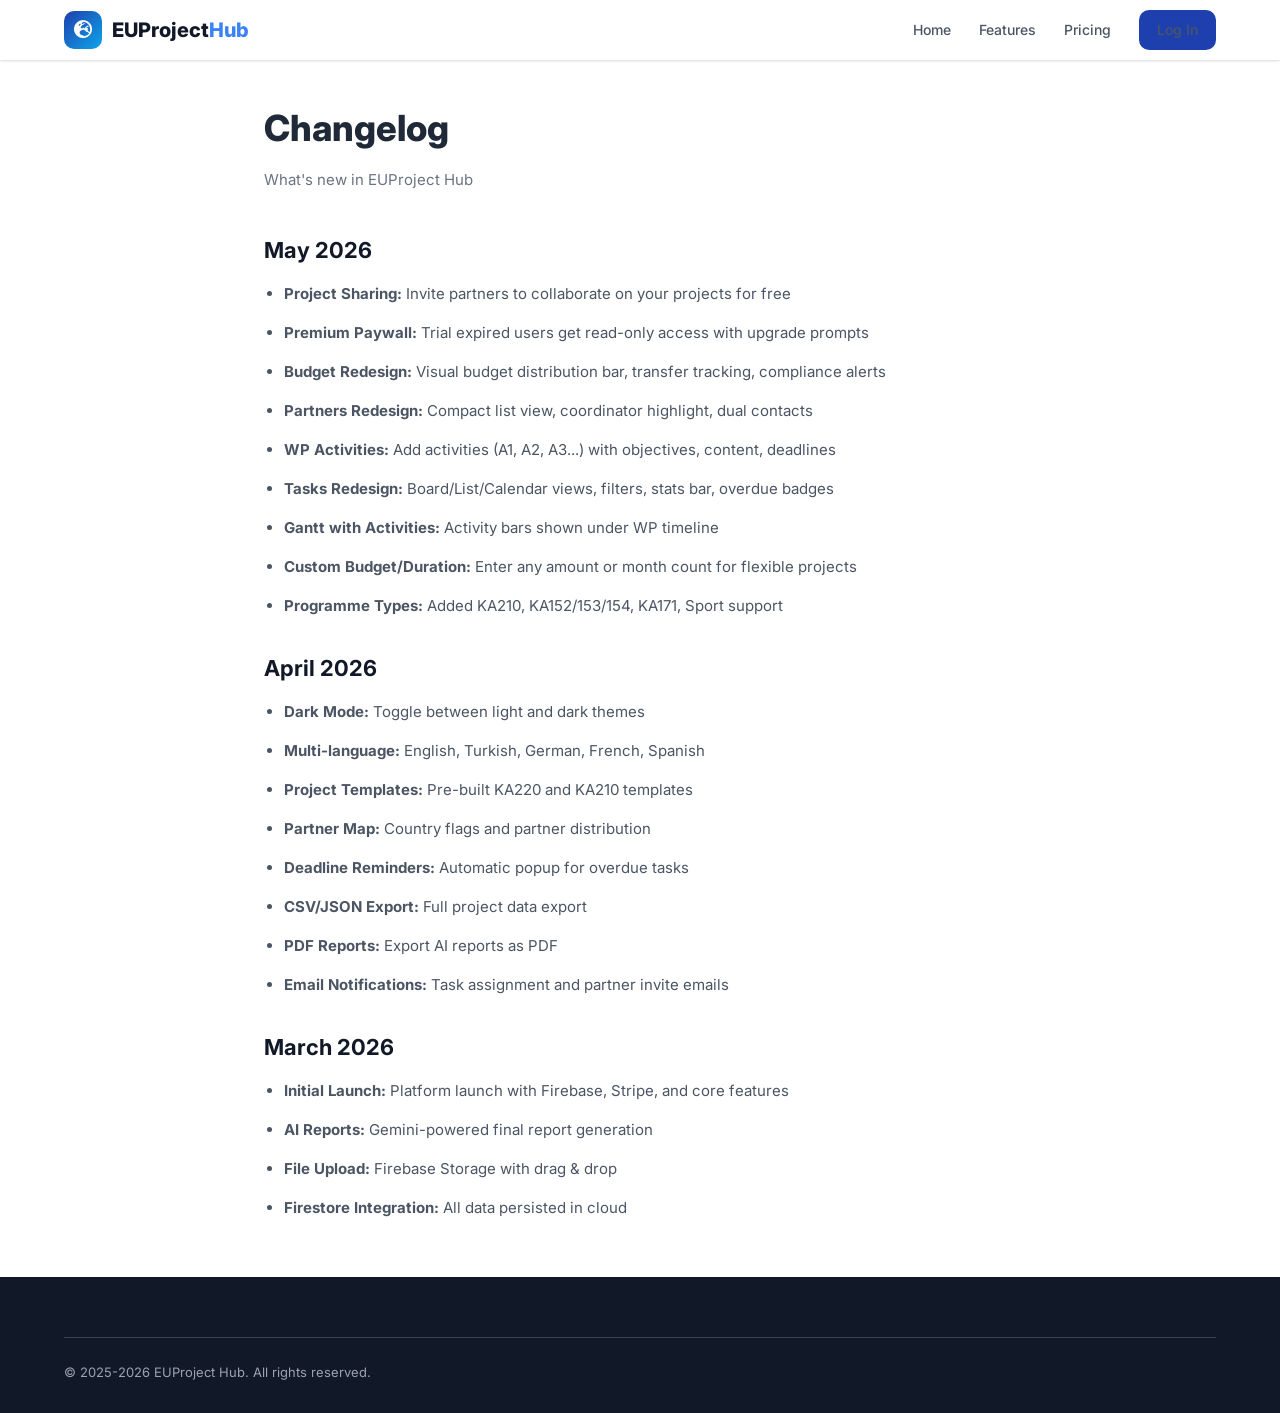
<file: changelog.html>
<!DOCTYPE html><html lang="en"><head><meta charset="UTF-8"><meta name="viewport" content="width=device-width, initial-scale=1.0"><link rel="preconnect" href="https://fonts.googleapis.com"><link href="https://fonts.googleapis.com/css2?family=Inter:wght@300;400;500;600;700;800&display=swap" rel="stylesheet"><link href="https://cdnjs.cloudflare.com/ajax/libs/font-awesome/6.5.0/css/all.min.css" rel="stylesheet"><link rel="stylesheet" href="css/styles.css"><style>.legal-content{max-width:800px;margin:0 auto;padding:40px 24px}.legal-content h1{font-size:36px;font-weight:800;margin-bottom:8px}.legal-content .subtitle{color:var(--gray-500);margin-bottom:40px}.legal-content h2{font-size:22px;font-weight:700;margin:32px 0 12px;color:var(--gray-900)}.legal-content h3{font-size:17px;font-weight:600;margin:20px 0 8px}.legal-content p,.legal-content li{font-size:15px;color:var(--gray-600);line-height:1.8;margin-bottom:12px}.legal-content ul{padding-left:20px;margin-bottom:16px}.legal-content a{color:var(--primary)}</style><title>Changelog — EUProject Hub</title></head><body><nav class="nav nav-scrolled"><div class="nav-container"><a href="index.html" class="nav-logo"><div class="logo-icon"><i class="fas fa-globe-europe"></i></div><span class="logo-text">EUProject<span class="logo-accent">Hub</span></span></a><div class="nav-links"><a href="index.html">Home</a><a href="index.html#features">Features</a><a href="index.html#pricing">Pricing</a><a href="app.html" class="btn btn-primary btn-sm">Log In</a></div></div></nav><div class="legal-content" style="padding-top:100px"><h1>Changelog</h1><p class="subtitle">What's new in EUProject Hub</p><h2>May 2026</h2><ul><li><strong>Project Sharing:</strong> Invite partners to collaborate on your projects for free</li><li><strong>Premium Paywall:</strong> Trial expired users get read-only access with upgrade prompts</li><li><strong>Budget Redesign:</strong> Visual budget distribution bar, transfer tracking, compliance alerts</li><li><strong>Partners Redesign:</strong> Compact list view, coordinator highlight, dual contacts</li><li><strong>WP Activities:</strong> Add activities (A1, A2, A3...) with objectives, content, deadlines</li><li><strong>Tasks Redesign:</strong> Board/List/Calendar views, filters, stats bar, overdue badges</li><li><strong>Gantt with Activities:</strong> Activity bars shown under WP timeline</li><li><strong>Custom Budget/Duration:</strong> Enter any amount or month count for flexible projects</li><li><strong>Programme Types:</strong> Added KA210, KA152/153/154, KA171, Sport support</li></ul><h2>April 2026</h2><ul><li><strong>Dark Mode:</strong> Toggle between light and dark themes</li><li><strong>Multi-language:</strong> English, Turkish, German, French, Spanish</li><li><strong>Project Templates:</strong> Pre-built KA220 and KA210 templates</li><li><strong>Partner Map:</strong> Country flags and partner distribution</li><li><strong>Deadline Reminders:</strong> Automatic popup for overdue tasks</li><li><strong>CSV/JSON Export:</strong> Full project data export</li><li><strong>PDF Reports:</strong> Export AI reports as PDF</li><li><strong>Email Notifications:</strong> Task assignment and partner invite emails</li></ul><h2>March 2026</h2><ul><li><strong>Initial Launch:</strong> Platform launch with Firebase, Stripe, and core features</li><li><strong>AI Reports:</strong> Gemini-powered final report generation</li><li><strong>File Upload:</strong> Firebase Storage with drag & drop</li><li><strong>Firestore Integration:</strong> All data persisted in cloud</li></ul></div><footer class="footer"><div class="container"><div class="footer-bottom"><p>&copy; 2025-2026 EUProject Hub. All rights reserved.</p></div></div></footer></body></html>
</file>
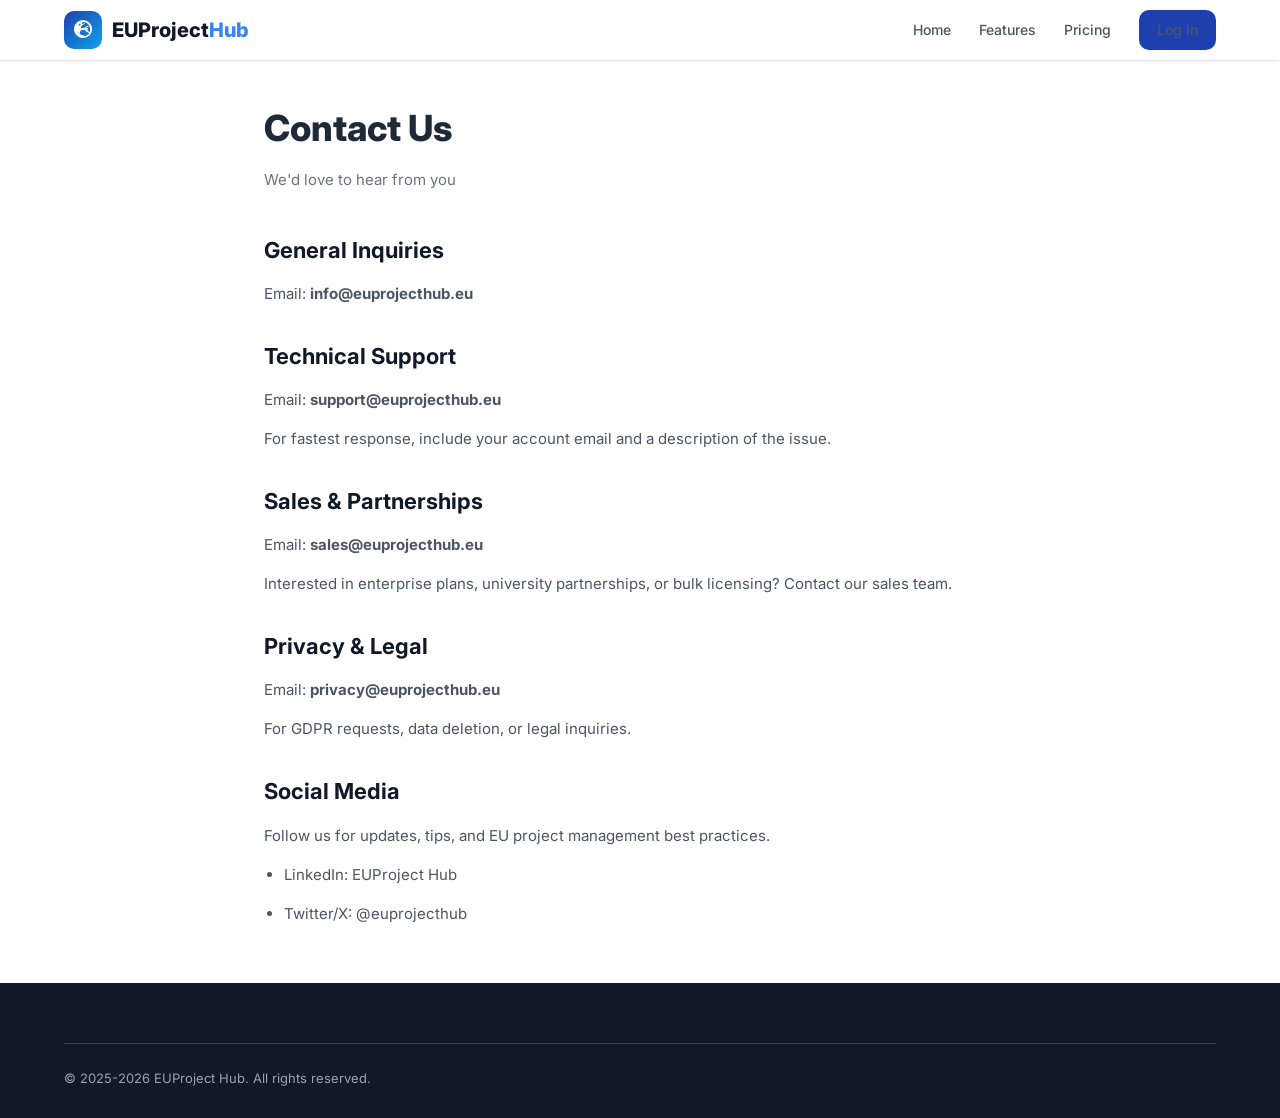
<file: contact.html>
<!DOCTYPE html><html lang="en"><head><meta charset="UTF-8"><meta name="viewport" content="width=device-width, initial-scale=1.0"><link rel="preconnect" href="https://fonts.googleapis.com"><link href="https://fonts.googleapis.com/css2?family=Inter:wght@300;400;500;600;700;800&display=swap" rel="stylesheet"><link href="https://cdnjs.cloudflare.com/ajax/libs/font-awesome/6.5.0/css/all.min.css" rel="stylesheet"><link rel="stylesheet" href="css/styles.css"><style>.legal-content{max-width:800px;margin:0 auto;padding:40px 24px}.legal-content h1{font-size:36px;font-weight:800;margin-bottom:8px}.legal-content .subtitle{color:var(--gray-500);margin-bottom:40px}.legal-content h2{font-size:22px;font-weight:700;margin:32px 0 12px;color:var(--gray-900)}.legal-content h3{font-size:17px;font-weight:600;margin:20px 0 8px}.legal-content p,.legal-content li{font-size:15px;color:var(--gray-600);line-height:1.8;margin-bottom:12px}.legal-content ul{padding-left:20px;margin-bottom:16px}.legal-content a{color:var(--primary)}</style><title>Contact — EUProject Hub</title></head><body><nav class="nav nav-scrolled"><div class="nav-container"><a href="index.html" class="nav-logo"><div class="logo-icon"><i class="fas fa-globe-europe"></i></div><span class="logo-text">EUProject<span class="logo-accent">Hub</span></span></a><div class="nav-links"><a href="index.html">Home</a><a href="index.html#features">Features</a><a href="index.html#pricing">Pricing</a><a href="app.html" class="btn btn-primary btn-sm">Log In</a></div></div></nav><div class="legal-content" style="padding-top:100px"><h1>Contact Us</h1><p class="subtitle">We'd love to hear from you</p><h2>General Inquiries</h2><p>Email: <strong>info@euprojecthub.eu</strong></p><h2>Technical Support</h2><p>Email: <strong>support@euprojecthub.eu</strong></p><p>For fastest response, include your account email and a description of the issue.</p><h2>Sales & Partnerships</h2><p>Email: <strong>sales@euprojecthub.eu</strong></p><p>Interested in enterprise plans, university partnerships, or bulk licensing? Contact our sales team.</p><h2>Privacy & Legal</h2><p>Email: <strong>privacy@euprojecthub.eu</strong></p><p>For GDPR requests, data deletion, or legal inquiries.</p><h2>Social Media</h2><p>Follow us for updates, tips, and EU project management best practices.</p><ul><li>LinkedIn: EUProject Hub</li><li>Twitter/X: @euprojecthub</li></ul></div><footer class="footer"><div class="container"><div class="footer-bottom"><p>&copy; 2025-2026 EUProject Hub. All rights reserved.</p></div></div></footer></body></html>
</file>
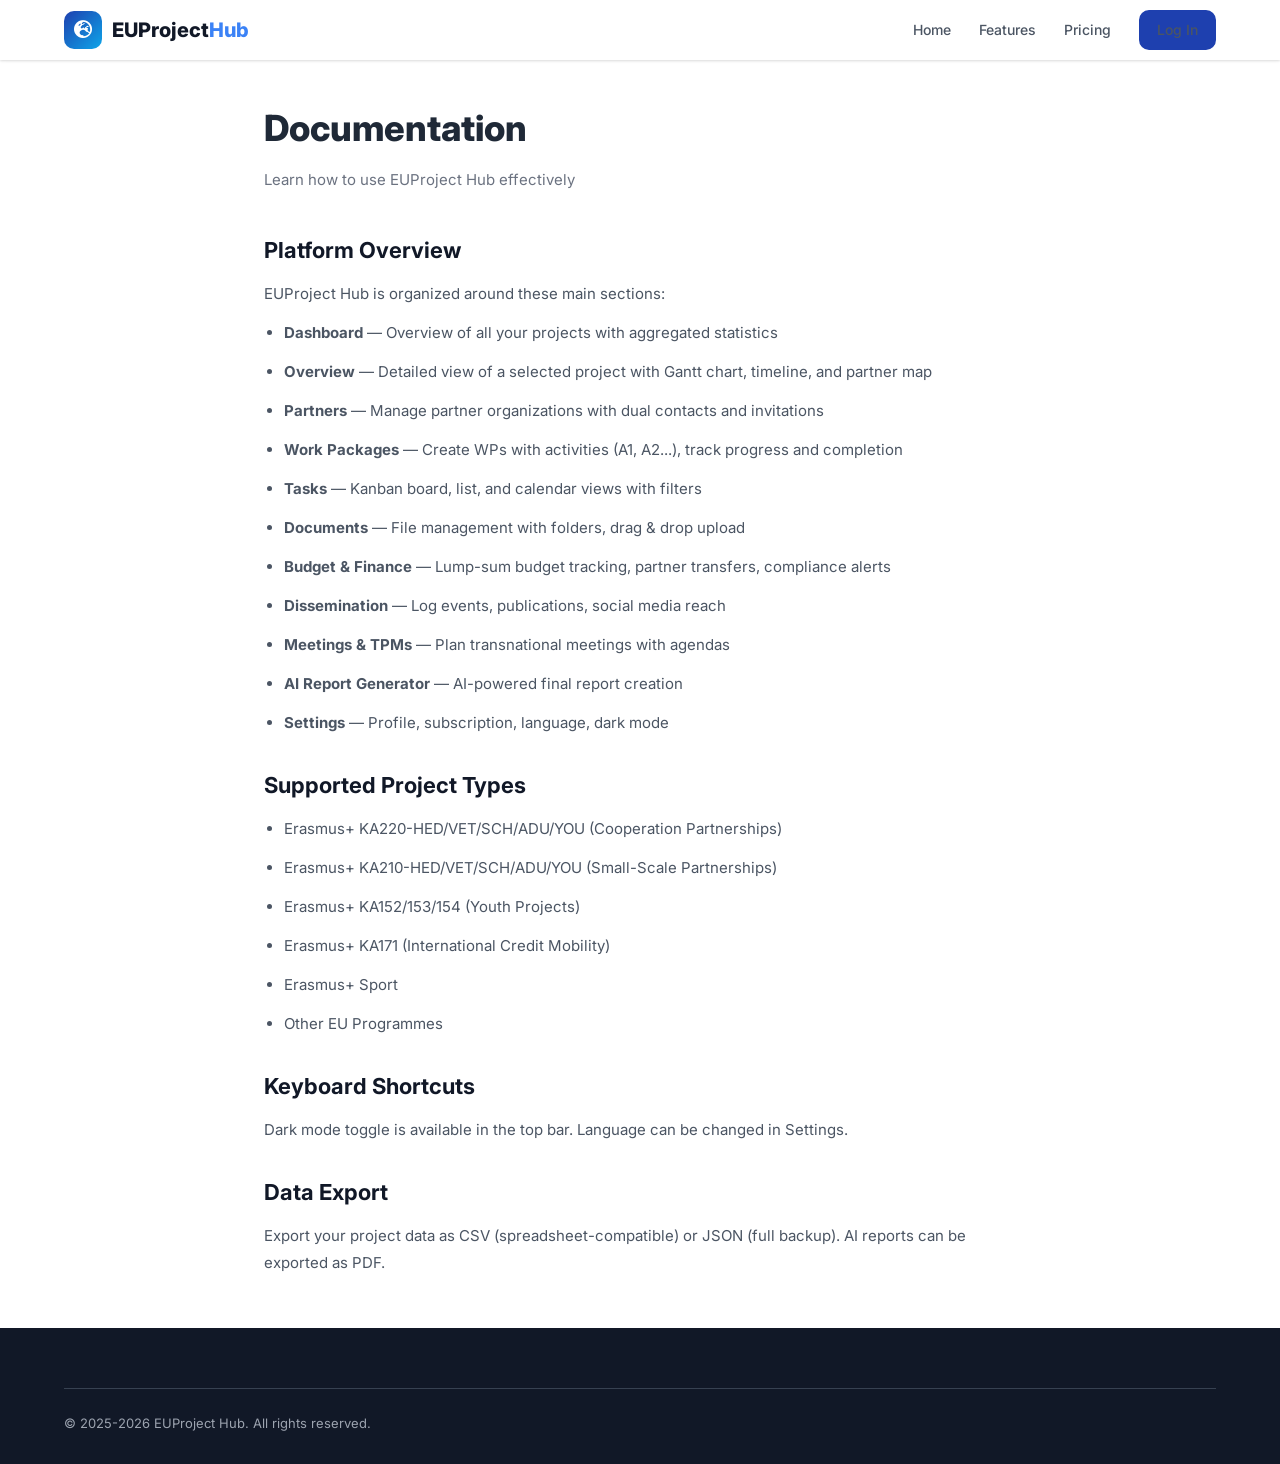
<file: docs.html>
<!DOCTYPE html><html lang="en"><head><meta charset="UTF-8"><meta name="viewport" content="width=device-width, initial-scale=1.0"><link rel="preconnect" href="https://fonts.googleapis.com"><link href="https://fonts.googleapis.com/css2?family=Inter:wght@300;400;500;600;700;800&display=swap" rel="stylesheet"><link href="https://cdnjs.cloudflare.com/ajax/libs/font-awesome/6.5.0/css/all.min.css" rel="stylesheet"><link rel="stylesheet" href="css/styles.css"><style>.legal-content{max-width:800px;margin:0 auto;padding:40px 24px}.legal-content h1{font-size:36px;font-weight:800;margin-bottom:8px}.legal-content .subtitle{color:var(--gray-500);margin-bottom:40px}.legal-content h2{font-size:22px;font-weight:700;margin:32px 0 12px;color:var(--gray-900)}.legal-content h3{font-size:17px;font-weight:600;margin:20px 0 8px}.legal-content p,.legal-content li{font-size:15px;color:var(--gray-600);line-height:1.8;margin-bottom:12px}.legal-content ul{padding-left:20px;margin-bottom:16px}.legal-content a{color:var(--primary)}</style><title>Documentation — EUProject Hub</title></head><body><nav class="nav nav-scrolled"><div class="nav-container"><a href="index.html" class="nav-logo"><div class="logo-icon"><i class="fas fa-globe-europe"></i></div><span class="logo-text">EUProject<span class="logo-accent">Hub</span></span></a><div class="nav-links"><a href="index.html">Home</a><a href="index.html#features">Features</a><a href="index.html#pricing">Pricing</a><a href="app.html" class="btn btn-primary btn-sm">Log In</a></div></div></nav><div class="legal-content" style="padding-top:100px"><h1>Documentation</h1><p class="subtitle">Learn how to use EUProject Hub effectively</p><h2>Platform Overview</h2><p>EUProject Hub is organized around these main sections:</p><ul><li><strong>Dashboard</strong> — Overview of all your projects with aggregated statistics</li><li><strong>Overview</strong> — Detailed view of a selected project with Gantt chart, timeline, and partner map</li><li><strong>Partners</strong> — Manage partner organizations with dual contacts and invitations</li><li><strong>Work Packages</strong> — Create WPs with activities (A1, A2...), track progress and completion</li><li><strong>Tasks</strong> — Kanban board, list, and calendar views with filters</li><li><strong>Documents</strong> — File management with folders, drag & drop upload</li><li><strong>Budget & Finance</strong> — Lump-sum budget tracking, partner transfers, compliance alerts</li><li><strong>Dissemination</strong> — Log events, publications, social media reach</li><li><strong>Meetings & TPMs</strong> — Plan transnational meetings with agendas</li><li><strong>AI Report Generator</strong> — AI-powered final report creation</li><li><strong>Settings</strong> — Profile, subscription, language, dark mode</li></ul><h2>Supported Project Types</h2><ul><li>Erasmus+ KA220-HED/VET/SCH/ADU/YOU (Cooperation Partnerships)</li><li>Erasmus+ KA210-HED/VET/SCH/ADU/YOU (Small-Scale Partnerships)</li><li>Erasmus+ KA152/153/154 (Youth Projects)</li><li>Erasmus+ KA171 (International Credit Mobility)</li><li>Erasmus+ Sport</li><li>Other EU Programmes</li></ul><h2>Keyboard Shortcuts</h2><p>Dark mode toggle is available in the top bar. Language can be changed in Settings.</p><h2>Data Export</h2><p>Export your project data as CSV (spreadsheet-compatible) or JSON (full backup). AI reports can be exported as PDF.</p></div><footer class="footer"><div class="container"><div class="footer-bottom"><p>&copy; 2025-2026 EUProject Hub. All rights reserved.</p></div></div></footer></body></html>
</file>
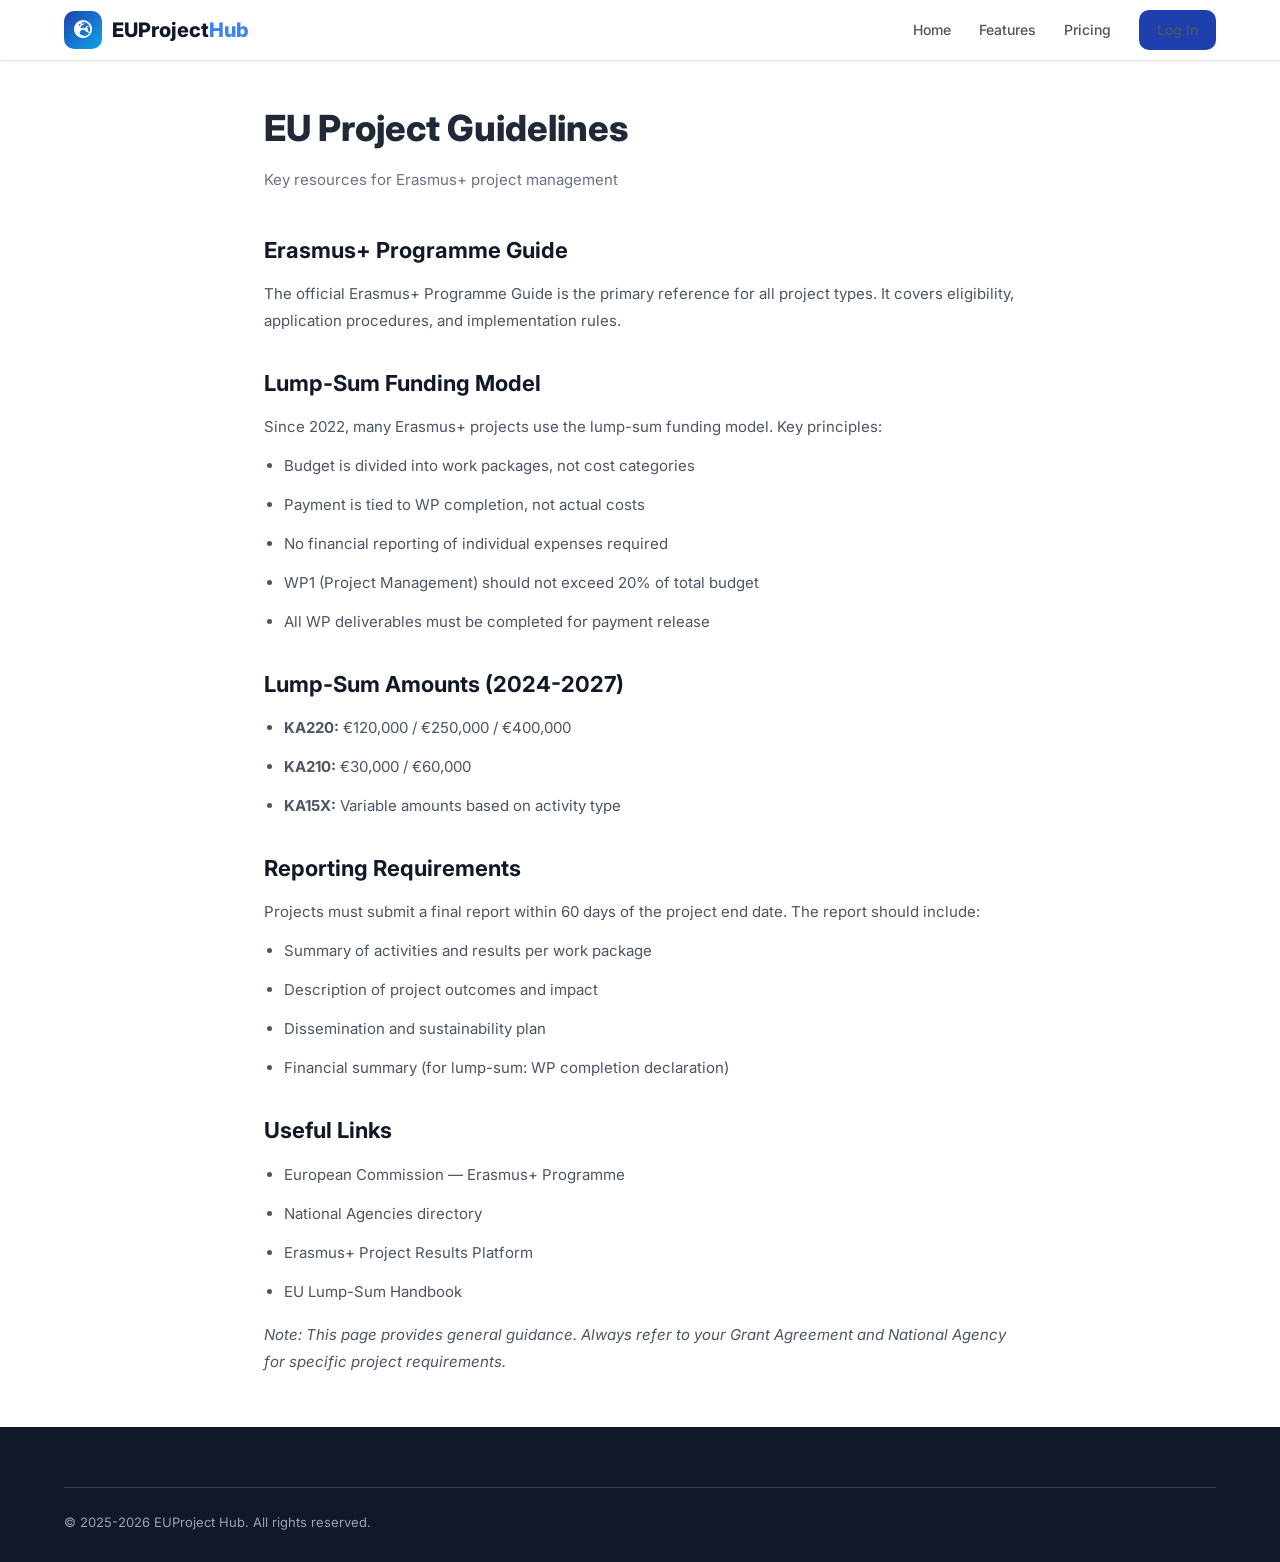
<file: guidelines.html>
<!DOCTYPE html><html lang="en"><head><meta charset="UTF-8"><meta name="viewport" content="width=device-width, initial-scale=1.0"><link rel="preconnect" href="https://fonts.googleapis.com"><link href="https://fonts.googleapis.com/css2?family=Inter:wght@300;400;500;600;700;800&display=swap" rel="stylesheet"><link href="https://cdnjs.cloudflare.com/ajax/libs/font-awesome/6.5.0/css/all.min.css" rel="stylesheet"><link rel="stylesheet" href="css/styles.css"><style>.legal-content{max-width:800px;margin:0 auto;padding:40px 24px}.legal-content h1{font-size:36px;font-weight:800;margin-bottom:8px}.legal-content .subtitle{color:var(--gray-500);margin-bottom:40px}.legal-content h2{font-size:22px;font-weight:700;margin:32px 0 12px;color:var(--gray-900)}.legal-content h3{font-size:17px;font-weight:600;margin:20px 0 8px}.legal-content p,.legal-content li{font-size:15px;color:var(--gray-600);line-height:1.8;margin-bottom:12px}.legal-content ul{padding-left:20px;margin-bottom:16px}.legal-content a{color:var(--primary)}</style><title>EU Guidelines — EUProject Hub</title></head><body><nav class="nav nav-scrolled"><div class="nav-container"><a href="index.html" class="nav-logo"><div class="logo-icon"><i class="fas fa-globe-europe"></i></div><span class="logo-text">EUProject<span class="logo-accent">Hub</span></span></a><div class="nav-links"><a href="index.html">Home</a><a href="index.html#features">Features</a><a href="index.html#pricing">Pricing</a><a href="app.html" class="btn btn-primary btn-sm">Log In</a></div></div></nav><div class="legal-content" style="padding-top:100px"><h1>EU Project Guidelines</h1><p class="subtitle">Key resources for Erasmus+ project management</p><h2>Erasmus+ Programme Guide</h2><p>The official Erasmus+ Programme Guide is the primary reference for all project types. It covers eligibility, application procedures, and implementation rules.</p><h2>Lump-Sum Funding Model</h2><p>Since 2022, many Erasmus+ projects use the lump-sum funding model. Key principles:</p><ul><li>Budget is divided into work packages, not cost categories</li><li>Payment is tied to WP completion, not actual costs</li><li>No financial reporting of individual expenses required</li><li>WP1 (Project Management) should not exceed 20% of total budget</li><li>All WP deliverables must be completed for payment release</li></ul><h2>Lump-Sum Amounts (2024-2027)</h2><ul><li><strong>KA220:</strong> €120,000 / €250,000 / €400,000</li><li><strong>KA210:</strong> €30,000 / €60,000</li><li><strong>KA15X:</strong> Variable amounts based on activity type</li></ul><h2>Reporting Requirements</h2><p>Projects must submit a final report within 60 days of the project end date. The report should include:</p><ul><li>Summary of activities and results per work package</li><li>Description of project outcomes and impact</li><li>Dissemination and sustainability plan</li><li>Financial summary (for lump-sum: WP completion declaration)</li></ul><h2>Useful Links</h2><ul><li>European Commission — Erasmus+ Programme</li><li>National Agencies directory</li><li>Erasmus+ Project Results Platform</li><li>EU Lump-Sum Handbook</li></ul><p><em>Note: This page provides general guidance. Always refer to your Grant Agreement and National Agency for specific project requirements.</em></p></div><footer class="footer"><div class="container"><div class="footer-bottom"><p>&copy; 2025-2026 EUProject Hub. All rights reserved.</p></div></div></footer></body></html>
</file>
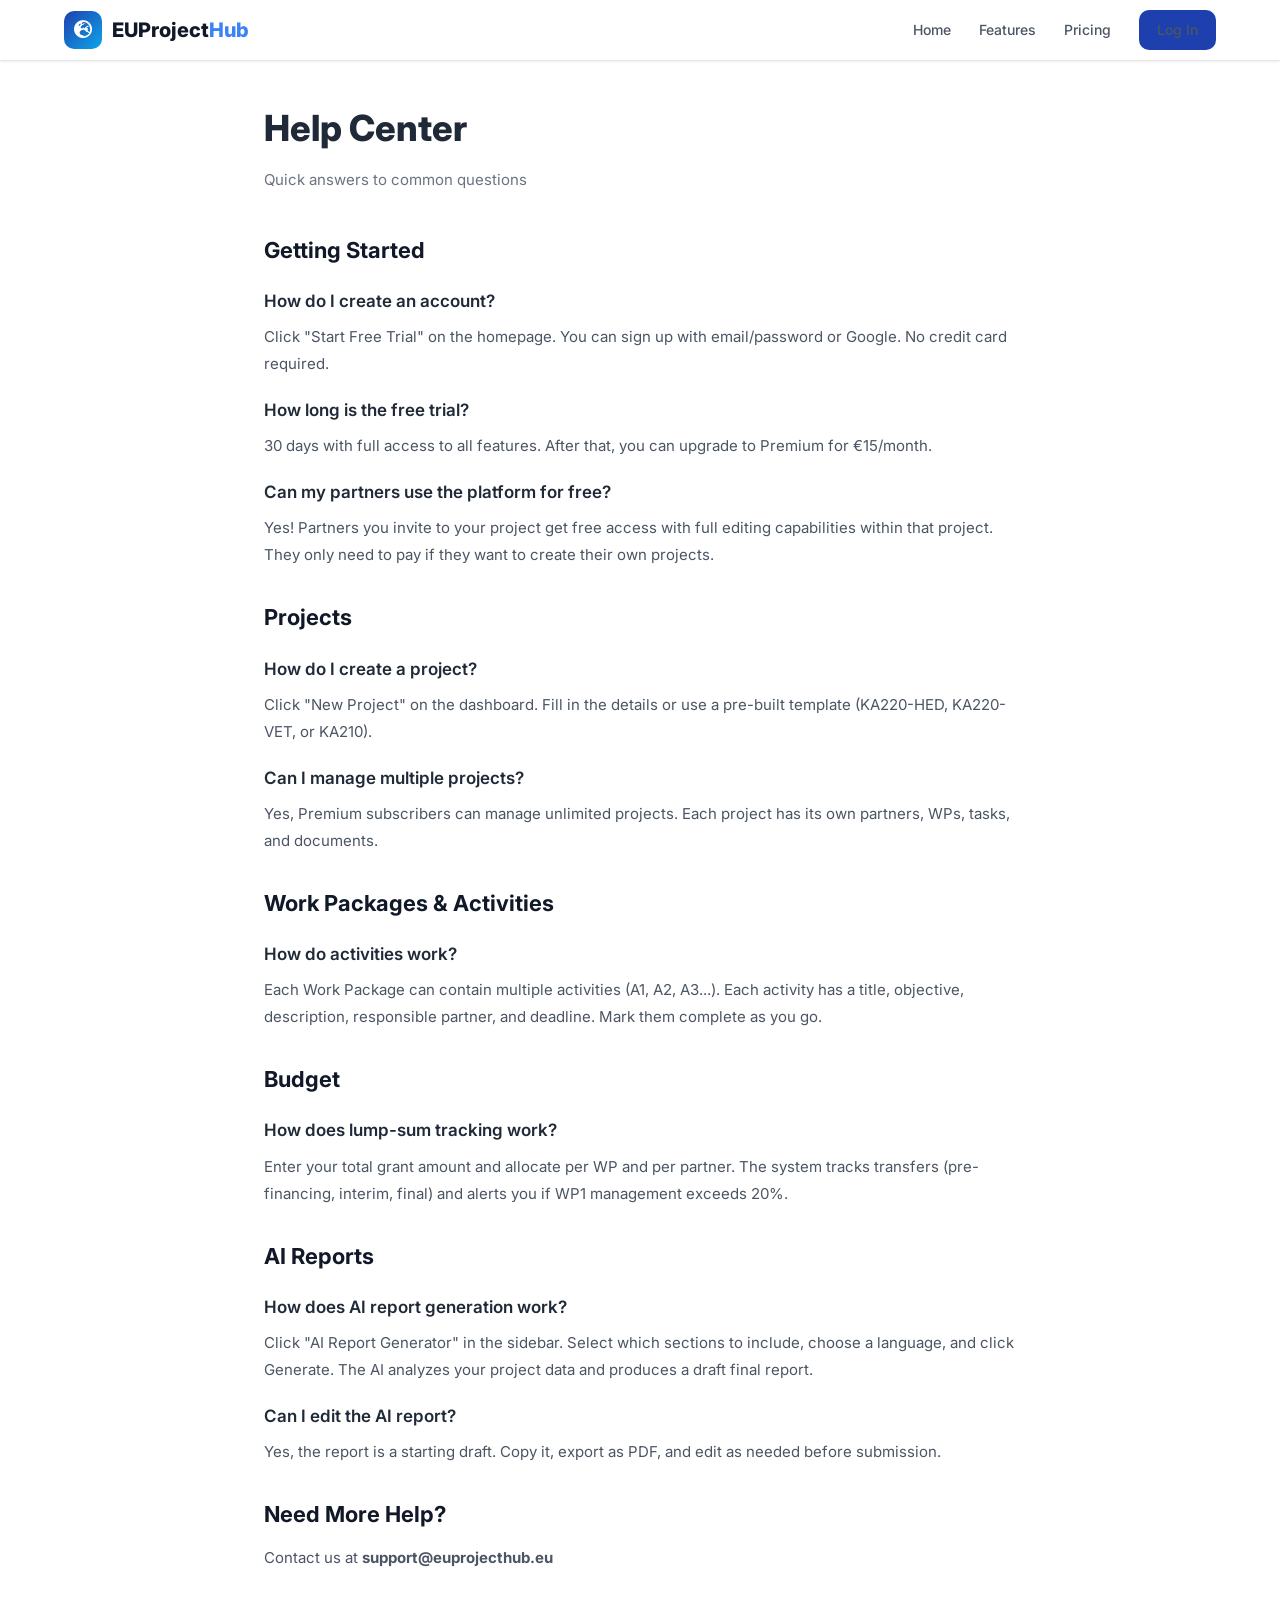
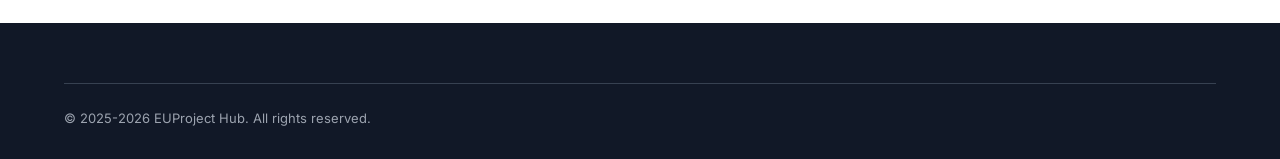
<file: help.html>
<!DOCTYPE html><html lang="en"><head><meta charset="UTF-8"><meta name="viewport" content="width=device-width, initial-scale=1.0"><link rel="preconnect" href="https://fonts.googleapis.com"><link href="https://fonts.googleapis.com/css2?family=Inter:wght@300;400;500;600;700;800&display=swap" rel="stylesheet"><link href="https://cdnjs.cloudflare.com/ajax/libs/font-awesome/6.5.0/css/all.min.css" rel="stylesheet"><link rel="stylesheet" href="css/styles.css"><style>.legal-content{max-width:800px;margin:0 auto;padding:40px 24px}.legal-content h1{font-size:36px;font-weight:800;margin-bottom:8px}.legal-content .subtitle{color:var(--gray-500);margin-bottom:40px}.legal-content h2{font-size:22px;font-weight:700;margin:32px 0 12px;color:var(--gray-900)}.legal-content h3{font-size:17px;font-weight:600;margin:20px 0 8px}.legal-content p,.legal-content li{font-size:15px;color:var(--gray-600);line-height:1.8;margin-bottom:12px}.legal-content ul{padding-left:20px;margin-bottom:16px}.legal-content a{color:var(--primary)}</style><title>Help Center — EUProject Hub</title></head><body><nav class="nav nav-scrolled"><div class="nav-container"><a href="index.html" class="nav-logo"><div class="logo-icon"><i class="fas fa-globe-europe"></i></div><span class="logo-text">EUProject<span class="logo-accent">Hub</span></span></a><div class="nav-links"><a href="index.html">Home</a><a href="index.html#features">Features</a><a href="index.html#pricing">Pricing</a><a href="app.html" class="btn btn-primary btn-sm">Log In</a></div></div></nav><div class="legal-content" style="padding-top:100px"><h1>Help Center</h1><p class="subtitle">Quick answers to common questions</p><h2>Getting Started</h2><h3>How do I create an account?</h3><p>Click "Start Free Trial" on the homepage. You can sign up with email/password or Google. No credit card required.</p><h3>How long is the free trial?</h3><p>30 days with full access to all features. After that, you can upgrade to Premium for €15/month.</p><h3>Can my partners use the platform for free?</h3><p>Yes! Partners you invite to your project get free access with full editing capabilities within that project. They only need to pay if they want to create their own projects.</p><h2>Projects</h2><h3>How do I create a project?</h3><p>Click "New Project" on the dashboard. Fill in the details or use a pre-built template (KA220-HED, KA220-VET, or KA210).</p><h3>Can I manage multiple projects?</h3><p>Yes, Premium subscribers can manage unlimited projects. Each project has its own partners, WPs, tasks, and documents.</p><h2>Work Packages & Activities</h2><h3>How do activities work?</h3><p>Each Work Package can contain multiple activities (A1, A2, A3...). Each activity has a title, objective, description, responsible partner, and deadline. Mark them complete as you go.</p><h2>Budget</h2><h3>How does lump-sum tracking work?</h3><p>Enter your total grant amount and allocate per WP and per partner. The system tracks transfers (pre-financing, interim, final) and alerts you if WP1 management exceeds 20%.</p><h2>AI Reports</h2><h3>How does AI report generation work?</h3><p>Click "AI Report Generator" in the sidebar. Select which sections to include, choose a language, and click Generate. The AI analyzes your project data and produces a draft final report.</p><h3>Can I edit the AI report?</h3><p>Yes, the report is a starting draft. Copy it, export as PDF, and edit as needed before submission.</p><h2>Need More Help?</h2><p>Contact us at <strong>support@euprojecthub.eu</strong></p></div><footer class="footer"><div class="container"><div class="footer-bottom"><p>&copy; 2025-2026 EUProject Hub. All rights reserved.</p></div></div></footer></body></html>
</file>
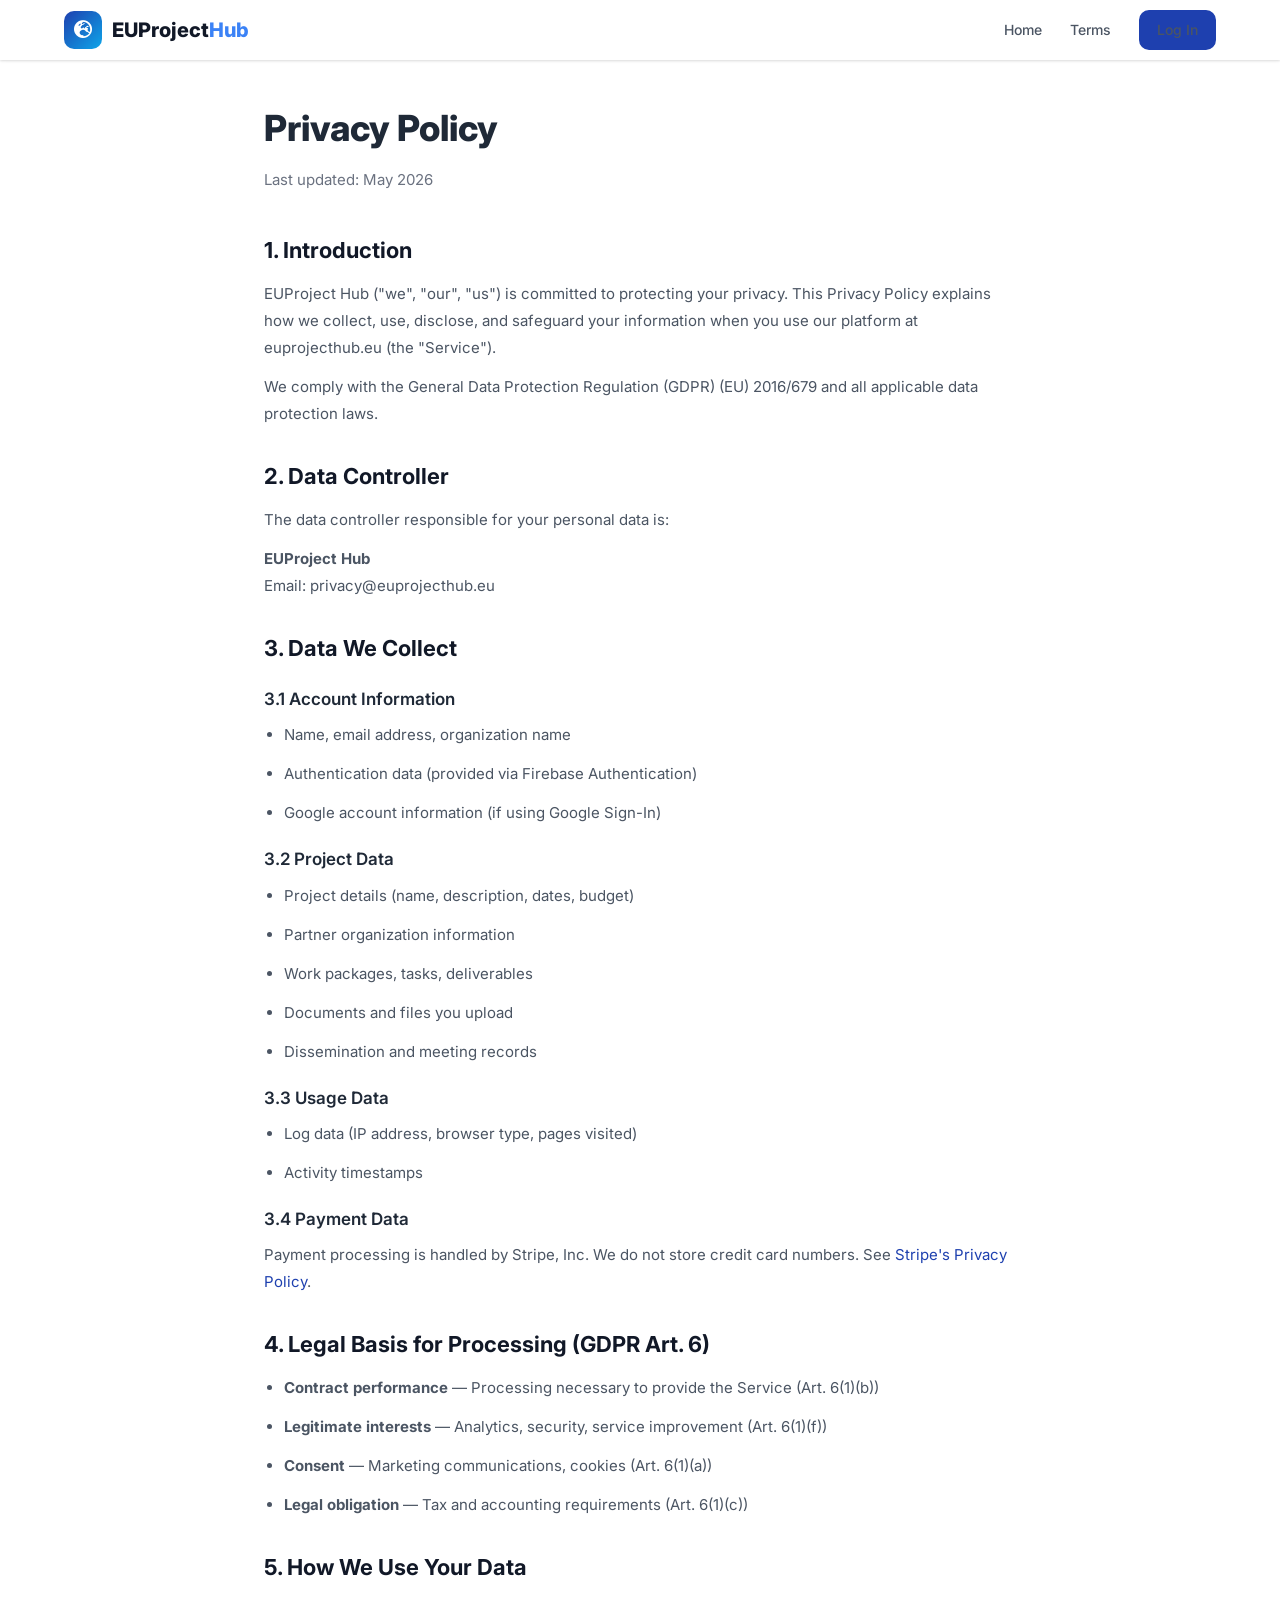
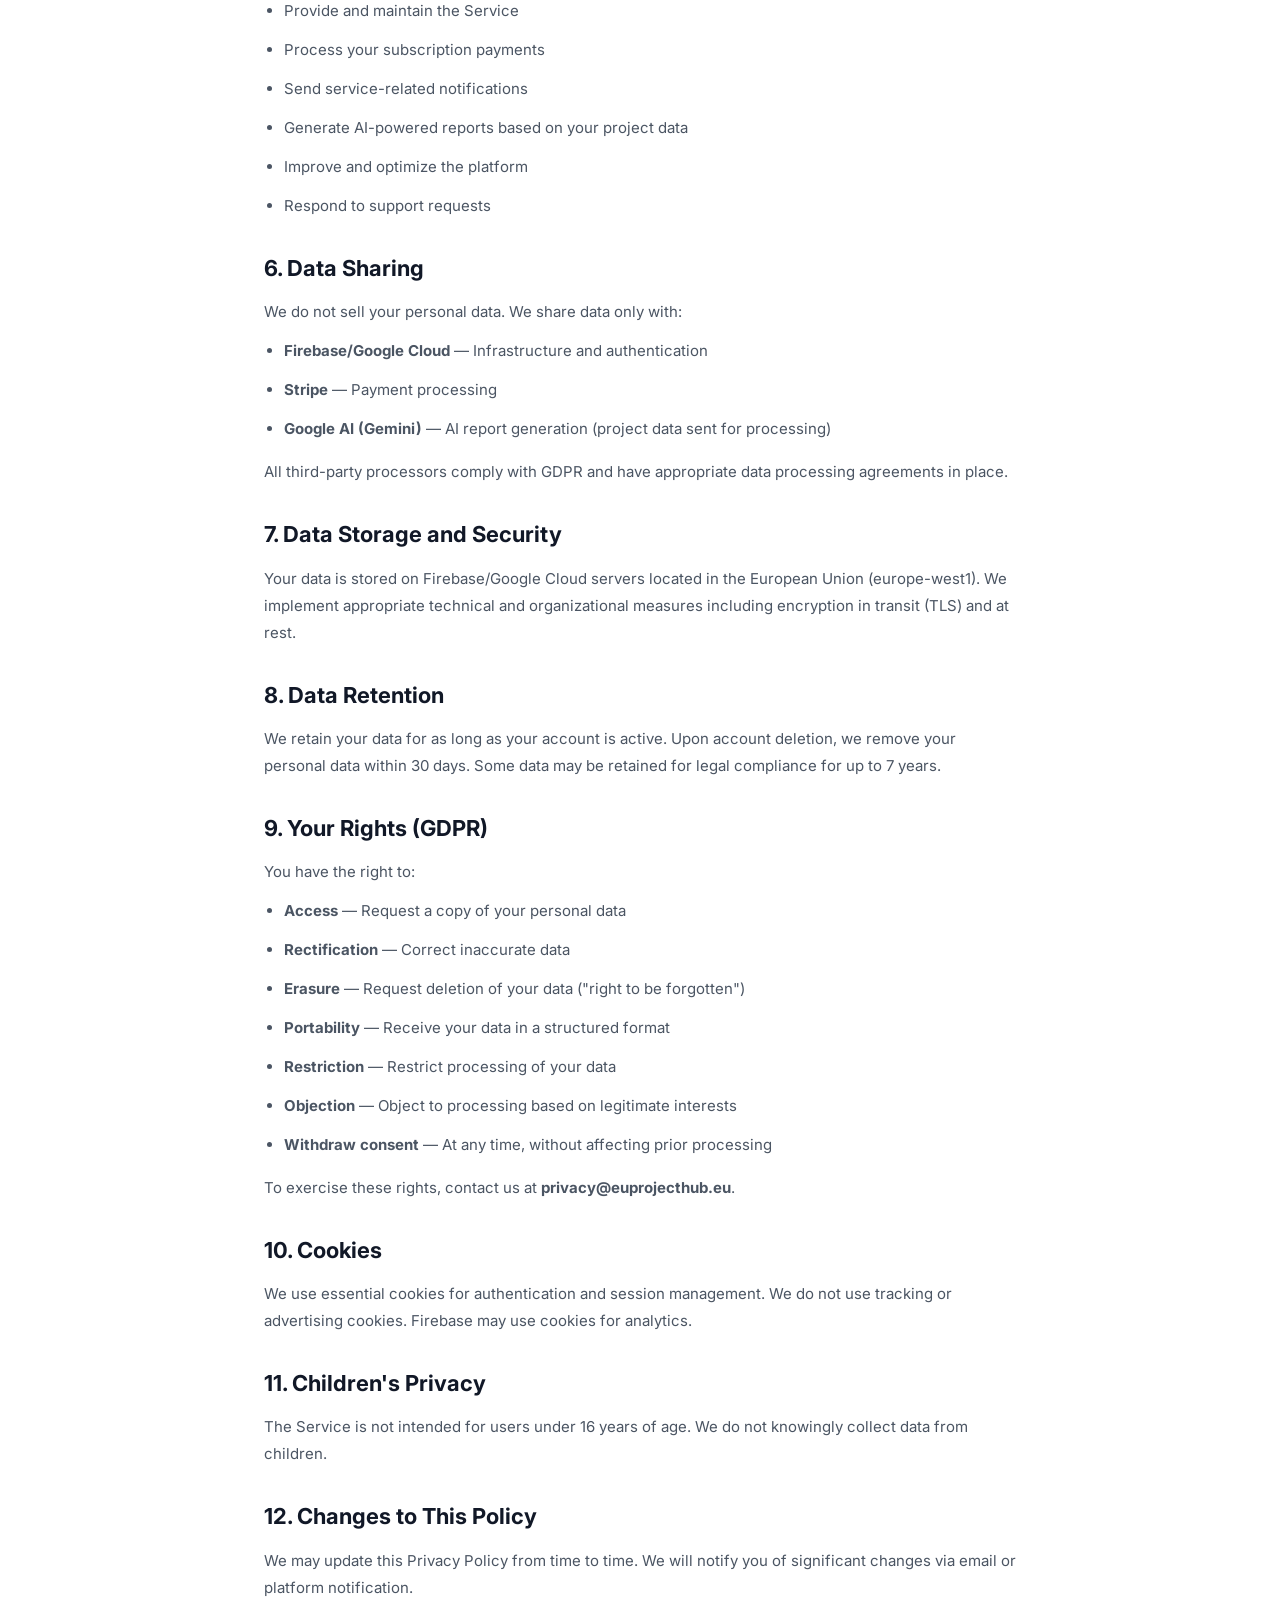
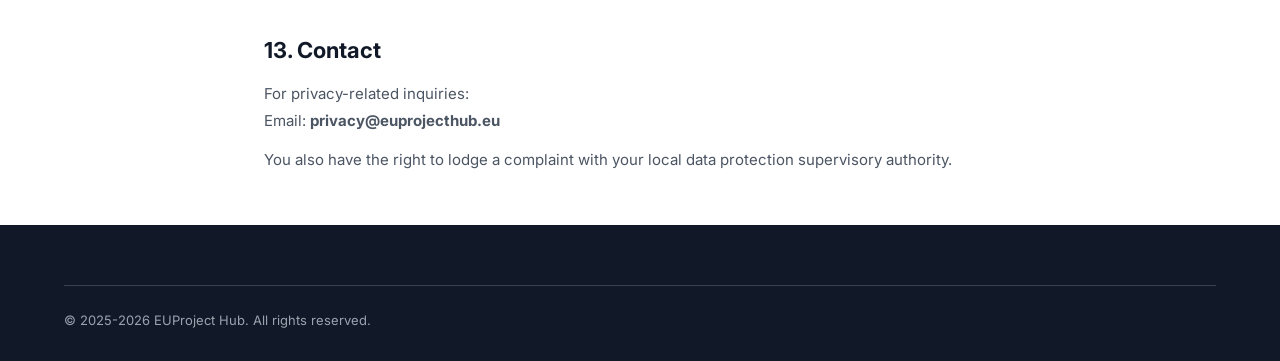
<file: privacy.html>
<!DOCTYPE html>
<html lang="en">
<head>
    <meta charset="UTF-8">
    <meta name="viewport" content="width=device-width, initial-scale=1.0">
    <title>Privacy Policy — EUProject Hub</title>
    <link rel="preconnect" href="https://fonts.googleapis.com">
    <link href="https://fonts.googleapis.com/css2?family=Inter:wght@300;400;500;600;700;800&display=swap" rel="stylesheet">
    <link href="https://cdnjs.cloudflare.com/ajax/libs/font-awesome/6.5.0/css/all.min.css" rel="stylesheet">
    <link rel="stylesheet" href="css/styles.css">
    <style>.legal-content{max-width:800px;margin:0 auto;padding:40px 24px}.legal-content h1{font-size:36px;font-weight:800;margin-bottom:8px}.legal-content .subtitle{color:var(--gray-500);margin-bottom:40px}.legal-content h2{font-size:22px;font-weight:700;margin:32px 0 12px;color:var(--gray-900)}.legal-content h3{font-size:17px;font-weight:600;margin:20px 0 8px}.legal-content p,.legal-content li{font-size:15px;color:var(--gray-600);line-height:1.8;margin-bottom:12px}.legal-content ul{padding-left:20px;margin-bottom:16px}.legal-content a{color:var(--primary)}</style>
</head>
<body>
    <nav class="nav nav-scrolled">
        <div class="nav-container">
            <a href="index.html" class="nav-logo"><div class="logo-icon"><i class="fas fa-globe-europe"></i></div><span class="logo-text">EUProject<span class="logo-accent">Hub</span></span></a>
            <div class="nav-links"><a href="index.html">Home</a><a href="terms.html">Terms</a><a href="app.html" class="btn btn-primary btn-sm">Log In</a></div>
        </div>
    </nav>
    <div class="legal-content" style="padding-top:100px">
        <h1>Privacy Policy</h1>
        <p class="subtitle">Last updated: May 2026</p>

        <h2>1. Introduction</h2>
        <p>EUProject Hub ("we", "our", "us") is committed to protecting your privacy. This Privacy Policy explains how we collect, use, disclose, and safeguard your information when you use our platform at euprojecthub.eu (the "Service").</p>
        <p>We comply with the General Data Protection Regulation (GDPR) (EU) 2016/679 and all applicable data protection laws.</p>

        <h2>2. Data Controller</h2>
        <p>The data controller responsible for your personal data is:</p>
        <p><strong>EUProject Hub</strong><br>Email: privacy@euprojecthub.eu</p>

        <h2>3. Data We Collect</h2>
        <h3>3.1 Account Information</h3>
        <ul>
            <li>Name, email address, organization name</li>
            <li>Authentication data (provided via Firebase Authentication)</li>
            <li>Google account information (if using Google Sign-In)</li>
        </ul>
        <h3>3.2 Project Data</h3>
        <ul>
            <li>Project details (name, description, dates, budget)</li>
            <li>Partner organization information</li>
            <li>Work packages, tasks, deliverables</li>
            <li>Documents and files you upload</li>
            <li>Dissemination and meeting records</li>
        </ul>
        <h3>3.3 Usage Data</h3>
        <ul>
            <li>Log data (IP address, browser type, pages visited)</li>
            <li>Activity timestamps</li>
        </ul>
        <h3>3.4 Payment Data</h3>
        <p>Payment processing is handled by Stripe, Inc. We do not store credit card numbers. See <a href="https://stripe.com/privacy" target="_blank">Stripe's Privacy Policy</a>.</p>

        <h2>4. Legal Basis for Processing (GDPR Art. 6)</h2>
        <ul>
            <li><strong>Contract performance</strong> — Processing necessary to provide the Service (Art. 6(1)(b))</li>
            <li><strong>Legitimate interests</strong> — Analytics, security, service improvement (Art. 6(1)(f))</li>
            <li><strong>Consent</strong> — Marketing communications, cookies (Art. 6(1)(a))</li>
            <li><strong>Legal obligation</strong> — Tax and accounting requirements (Art. 6(1)(c))</li>
        </ul>

        <h2>5. How We Use Your Data</h2>
        <ul>
            <li>Provide and maintain the Service</li>
            <li>Process your subscription payments</li>
            <li>Send service-related notifications</li>
            <li>Generate AI-powered reports based on your project data</li>
            <li>Improve and optimize the platform</li>
            <li>Respond to support requests</li>
        </ul>

        <h2>6. Data Sharing</h2>
        <p>We do not sell your personal data. We share data only with:</p>
        <ul>
            <li><strong>Firebase/Google Cloud</strong> — Infrastructure and authentication</li>
            <li><strong>Stripe</strong> — Payment processing</li>
            <li><strong>Google AI (Gemini)</strong> — AI report generation (project data sent for processing)</li>
        </ul>
        <p>All third-party processors comply with GDPR and have appropriate data processing agreements in place.</p>

        <h2>7. Data Storage and Security</h2>
        <p>Your data is stored on Firebase/Google Cloud servers located in the European Union (europe-west1). We implement appropriate technical and organizational measures including encryption in transit (TLS) and at rest.</p>

        <h2>8. Data Retention</h2>
        <p>We retain your data for as long as your account is active. Upon account deletion, we remove your personal data within 30 days. Some data may be retained for legal compliance for up to 7 years.</p>

        <h2>9. Your Rights (GDPR)</h2>
        <p>You have the right to:</p>
        <ul>
            <li><strong>Access</strong> — Request a copy of your personal data</li>
            <li><strong>Rectification</strong> — Correct inaccurate data</li>
            <li><strong>Erasure</strong> — Request deletion of your data ("right to be forgotten")</li>
            <li><strong>Portability</strong> — Receive your data in a structured format</li>
            <li><strong>Restriction</strong> — Restrict processing of your data</li>
            <li><strong>Objection</strong> — Object to processing based on legitimate interests</li>
            <li><strong>Withdraw consent</strong> — At any time, without affecting prior processing</li>
        </ul>
        <p>To exercise these rights, contact us at <strong>privacy@euprojecthub.eu</strong>.</p>

        <h2>10. Cookies</h2>
        <p>We use essential cookies for authentication and session management. We do not use tracking or advertising cookies. Firebase may use cookies for analytics.</p>

        <h2>11. Children's Privacy</h2>
        <p>The Service is not intended for users under 16 years of age. We do not knowingly collect data from children.</p>

        <h2>12. Changes to This Policy</h2>
        <p>We may update this Privacy Policy from time to time. We will notify you of significant changes via email or platform notification.</p>

        <h2>13. Contact</h2>
        <p>For privacy-related inquiries:<br>
        Email: <strong>privacy@euprojecthub.eu</strong></p>
        <p>You also have the right to lodge a complaint with your local data protection supervisory authority.</p>
    </div>
    <footer class="footer">
        <div class="container">
            <div class="footer-bottom"><p>&copy; 2025-2026 EUProject Hub. All rights reserved.</p></div>
        </div>
    </footer>
</body>
</html>
</file>
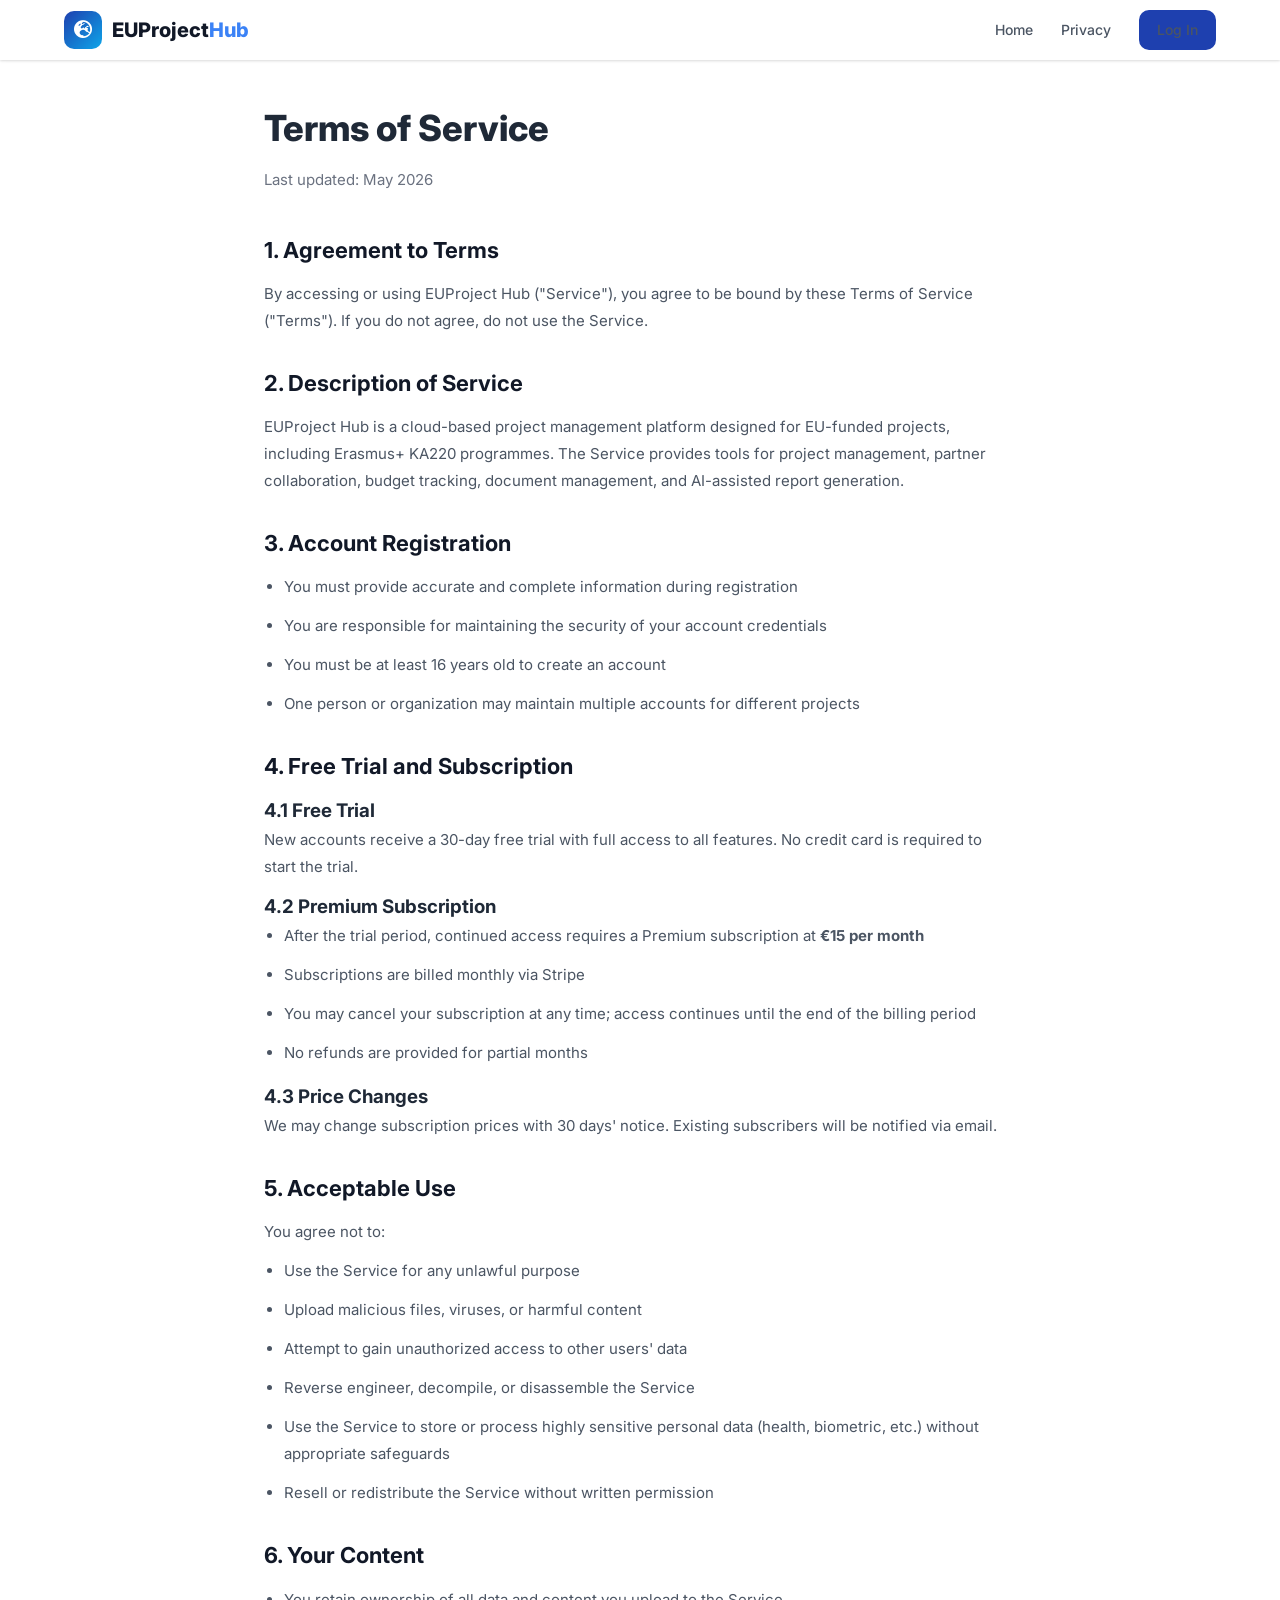
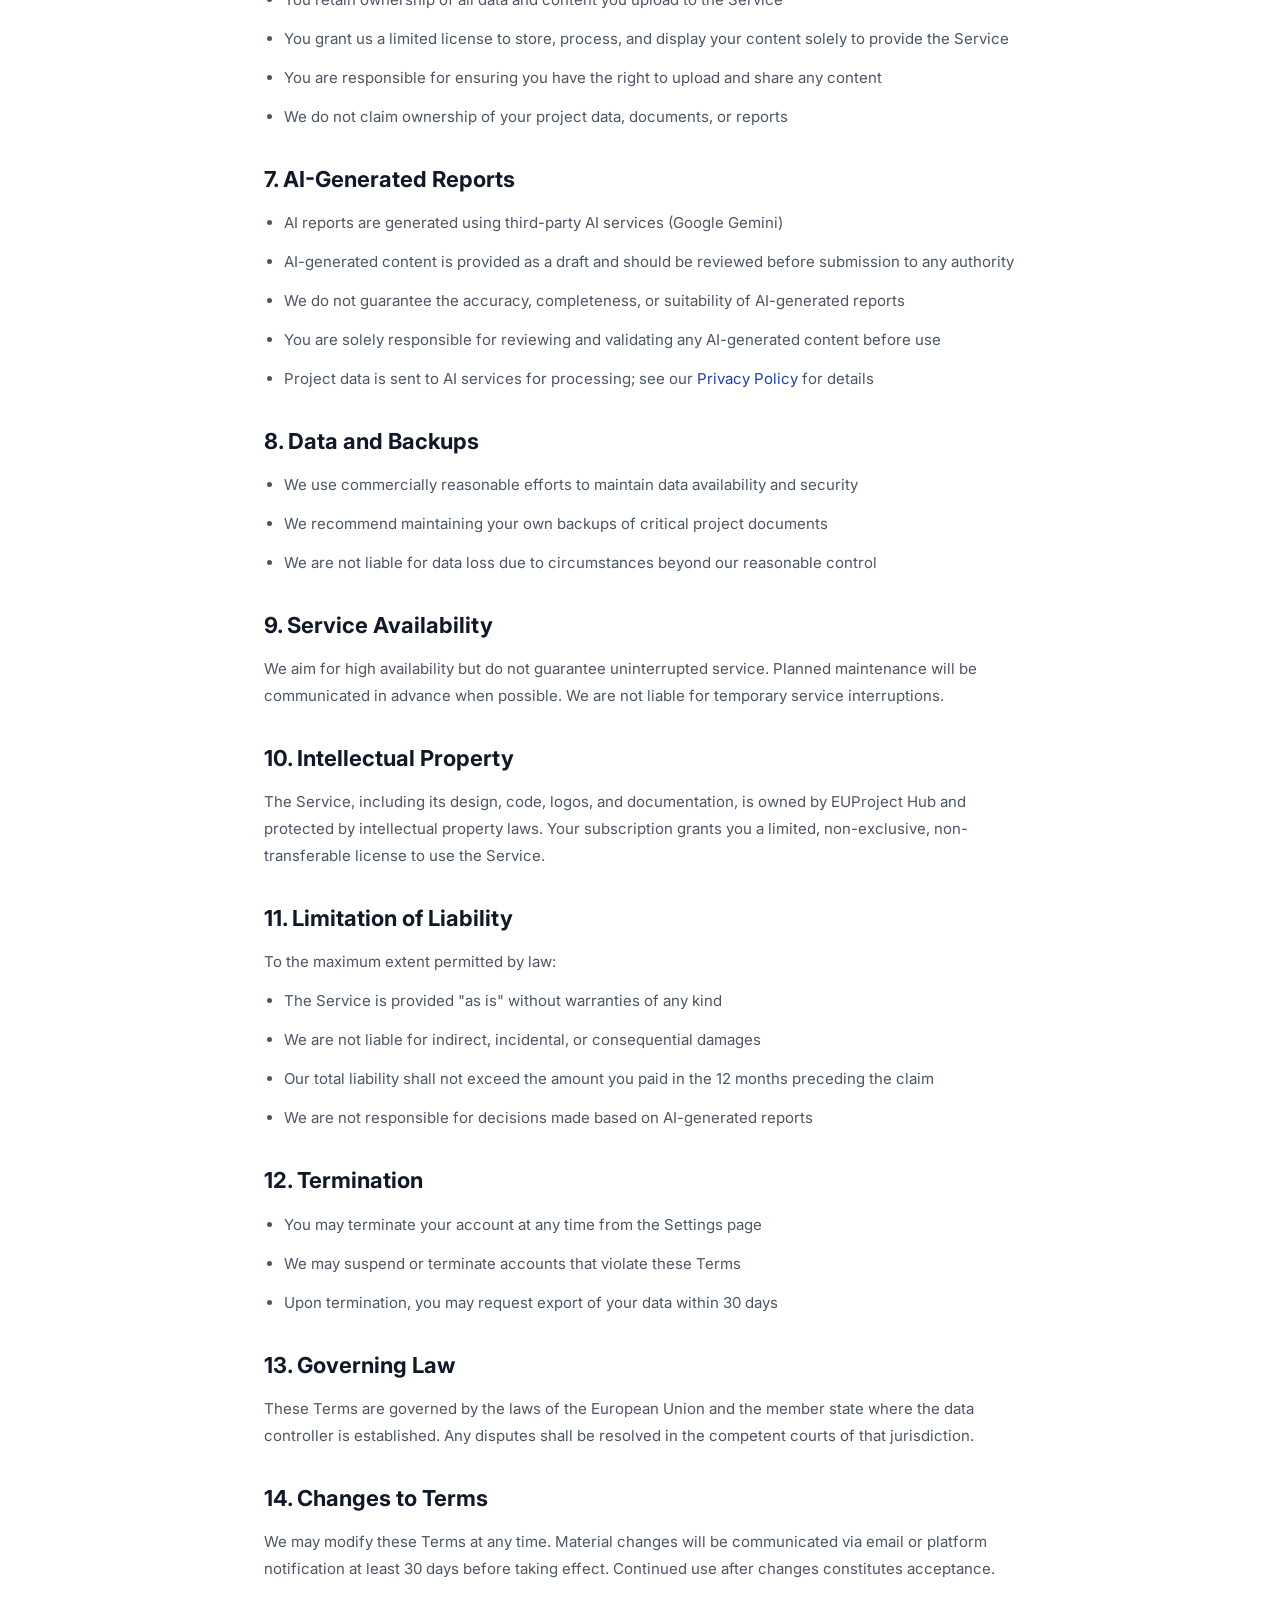
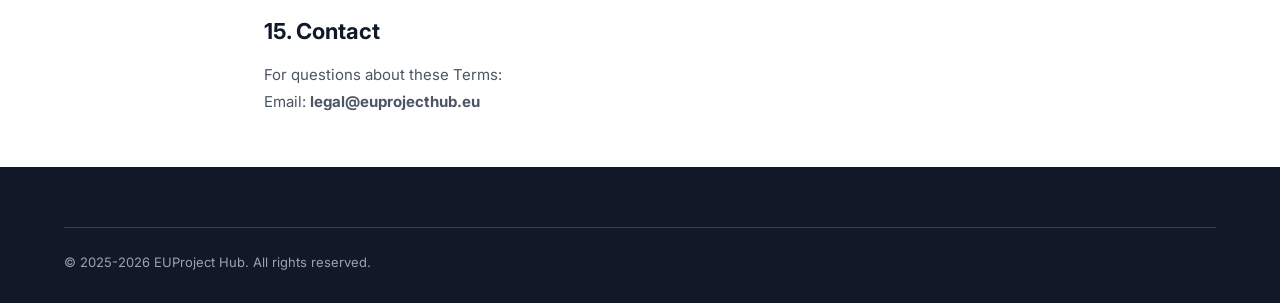
<file: terms.html>
<!DOCTYPE html>
<html lang="en">
<head>
    <meta charset="UTF-8">
    <meta name="viewport" content="width=device-width, initial-scale=1.0">
    <title>Terms of Service — EUProject Hub</title>
    <link rel="preconnect" href="https://fonts.googleapis.com">
    <link href="https://fonts.googleapis.com/css2?family=Inter:wght@300;400;500;600;700;800&display=swap" rel="stylesheet">
    <link href="https://cdnjs.cloudflare.com/ajax/libs/font-awesome/6.5.0/css/all.min.css" rel="stylesheet">
    <link rel="stylesheet" href="css/styles.css">
    <style>.legal-content{max-width:800px;margin:0 auto;padding:40px 24px}.legal-content h1{font-size:36px;font-weight:800;margin-bottom:8px}.legal-content .subtitle{color:var(--gray-500);margin-bottom:40px}.legal-content h2{font-size:22px;font-weight:700;margin:32px 0 12px;color:var(--gray-900)}.legal-content p,.legal-content li{font-size:15px;color:var(--gray-600);line-height:1.8;margin-bottom:12px}.legal-content ul{padding-left:20px;margin-bottom:16px}.legal-content a{color:var(--primary)}</style>
</head>
<body>
    <nav class="nav nav-scrolled">
        <div class="nav-container">
            <a href="index.html" class="nav-logo"><div class="logo-icon"><i class="fas fa-globe-europe"></i></div><span class="logo-text">EUProject<span class="logo-accent">Hub</span></span></a>
            <div class="nav-links"><a href="index.html">Home</a><a href="privacy.html">Privacy</a><a href="app.html" class="btn btn-primary btn-sm">Log In</a></div>
        </div>
    </nav>
    <div class="legal-content" style="padding-top:100px">
        <h1>Terms of Service</h1>
        <p class="subtitle">Last updated: May 2026</p>

        <h2>1. Agreement to Terms</h2>
        <p>By accessing or using EUProject Hub ("Service"), you agree to be bound by these Terms of Service ("Terms"). If you do not agree, do not use the Service.</p>

        <h2>2. Description of Service</h2>
        <p>EUProject Hub is a cloud-based project management platform designed for EU-funded projects, including Erasmus+ KA220 programmes. The Service provides tools for project management, partner collaboration, budget tracking, document management, and AI-assisted report generation.</p>

        <h2>3. Account Registration</h2>
        <ul>
            <li>You must provide accurate and complete information during registration</li>
            <li>You are responsible for maintaining the security of your account credentials</li>
            <li>You must be at least 16 years old to create an account</li>
            <li>One person or organization may maintain multiple accounts for different projects</li>
        </ul>

        <h2>4. Free Trial and Subscription</h2>
        <h3>4.1 Free Trial</h3>
        <p>New accounts receive a 30-day free trial with full access to all features. No credit card is required to start the trial.</p>
        <h3>4.2 Premium Subscription</h3>
        <ul>
            <li>After the trial period, continued access requires a Premium subscription at <strong>€15 per month</strong></li>
            <li>Subscriptions are billed monthly via Stripe</li>
            <li>You may cancel your subscription at any time; access continues until the end of the billing period</li>
            <li>No refunds are provided for partial months</li>
        </ul>
        <h3>4.3 Price Changes</h3>
        <p>We may change subscription prices with 30 days' notice. Existing subscribers will be notified via email.</p>

        <h2>5. Acceptable Use</h2>
        <p>You agree not to:</p>
        <ul>
            <li>Use the Service for any unlawful purpose</li>
            <li>Upload malicious files, viruses, or harmful content</li>
            <li>Attempt to gain unauthorized access to other users' data</li>
            <li>Reverse engineer, decompile, or disassemble the Service</li>
            <li>Use the Service to store or process highly sensitive personal data (health, biometric, etc.) without appropriate safeguards</li>
            <li>Resell or redistribute the Service without written permission</li>
        </ul>

        <h2>6. Your Content</h2>
        <ul>
            <li>You retain ownership of all data and content you upload to the Service</li>
            <li>You grant us a limited license to store, process, and display your content solely to provide the Service</li>
            <li>You are responsible for ensuring you have the right to upload and share any content</li>
            <li>We do not claim ownership of your project data, documents, or reports</li>
        </ul>

        <h2>7. AI-Generated Reports</h2>
        <ul>
            <li>AI reports are generated using third-party AI services (Google Gemini)</li>
            <li>AI-generated content is provided as a draft and should be reviewed before submission to any authority</li>
            <li>We do not guarantee the accuracy, completeness, or suitability of AI-generated reports</li>
            <li>You are solely responsible for reviewing and validating any AI-generated content before use</li>
            <li>Project data is sent to AI services for processing; see our <a href="privacy.html">Privacy Policy</a> for details</li>
        </ul>

        <h2>8. Data and Backups</h2>
        <ul>
            <li>We use commercially reasonable efforts to maintain data availability and security</li>
            <li>We recommend maintaining your own backups of critical project documents</li>
            <li>We are not liable for data loss due to circumstances beyond our reasonable control</li>
        </ul>

        <h2>9. Service Availability</h2>
        <p>We aim for high availability but do not guarantee uninterrupted service. Planned maintenance will be communicated in advance when possible. We are not liable for temporary service interruptions.</p>

        <h2>10. Intellectual Property</h2>
        <p>The Service, including its design, code, logos, and documentation, is owned by EUProject Hub and protected by intellectual property laws. Your subscription grants you a limited, non-exclusive, non-transferable license to use the Service.</p>

        <h2>11. Limitation of Liability</h2>
        <p>To the maximum extent permitted by law:</p>
        <ul>
            <li>The Service is provided "as is" without warranties of any kind</li>
            <li>We are not liable for indirect, incidental, or consequential damages</li>
            <li>Our total liability shall not exceed the amount you paid in the 12 months preceding the claim</li>
            <li>We are not responsible for decisions made based on AI-generated reports</li>
        </ul>

        <h2>12. Termination</h2>
        <ul>
            <li>You may terminate your account at any time from the Settings page</li>
            <li>We may suspend or terminate accounts that violate these Terms</li>
            <li>Upon termination, you may request export of your data within 30 days</li>
        </ul>

        <h2>13. Governing Law</h2>
        <p>These Terms are governed by the laws of the European Union and the member state where the data controller is established. Any disputes shall be resolved in the competent courts of that jurisdiction.</p>

        <h2>14. Changes to Terms</h2>
        <p>We may modify these Terms at any time. Material changes will be communicated via email or platform notification at least 30 days before taking effect. Continued use after changes constitutes acceptance.</p>

        <h2>15. Contact</h2>
        <p>For questions about these Terms:<br>
        Email: <strong>legal@euprojecthub.eu</strong></p>
    </div>
    <footer class="footer">
        <div class="container">
            <div class="footer-bottom"><p>&copy; 2025-2026 EUProject Hub. All rights reserved.</p></div>
        </div>
    </footer>
</body>
</html>
</file>
<file: css/styles.css>
/* ====================================
   EUProject Hub — Global & Landing Styles
   ==================================== */

:root {
    --primary: #1e40af;
    --primary-light: #3b82f6;
    --primary-dark: #1e3a8a;
    --primary-50: #eff6ff;
    --primary-100: #dbeafe;
    --accent: #0ea5e9;
    --accent-light: #38bdf8;
    --success: #10b981;
    --success-light: #d1fae5;
    --warning: #f59e0b;
    --warning-light: #fef3c7;
    --danger: #ef4444;
    --danger-light: #fee2e2;
    --purple: #8b5cf6;
    --purple-light: #ede9fe;

    --gray-50: #f9fafb;
    --gray-100: #f3f4f6;
    --gray-200: #e5e7eb;
    --gray-300: #d1d5db;
    --gray-400: #9ca3af;
    --gray-500: #6b7280;
    --gray-600: #4b5563;
    --gray-700: #374151;
    --gray-800: #1f2937;
    --gray-900: #111827;

    --radius-sm: 6px;
    --radius: 10px;
    --radius-lg: 16px;
    --radius-xl: 24px;

    --shadow-sm: 0 1px 2px rgba(0,0,0,0.05);
    --shadow: 0 1px 3px rgba(0,0,0,0.1), 0 1px 2px rgba(0,0,0,0.06);
    --shadow-md: 0 4px 6px -1px rgba(0,0,0,0.1), 0 2px 4px -1px rgba(0,0,0,0.06);
    --shadow-lg: 0 10px 15px -3px rgba(0,0,0,0.1), 0 4px 6px -2px rgba(0,0,0,0.05);
    --shadow-xl: 0 20px 25px -5px rgba(0,0,0,0.1), 0 10px 10px -5px rgba(0,0,0,0.04);

    --transition: all 0.2s ease;
    --transition-slow: all 0.3s ease;
}

/* Dark Theme */
[data-theme="dark"] {
    --primary: #60a5fa;
    --primary-light: #93c5fd;
    --primary-dark: #3b82f6;
    --primary-50: #172554;
    --primary-100: #1e3a5f;
    --accent: #38bdf8;
    --accent-light: #7dd3fc;
    --success: #4ade80;
    --success-light: #052e16;
    --warning: #fbbf24;
    --warning-light: #422006;
    --danger: #f87171;
    --danger-light: #450a0a;
    --purple: #a78bfa;
    --purple-light: #2e1065;

    --gray-50: #1e293b;
    --gray-100: #1e293b;
    --gray-200: #334155;
    --gray-300: #475569;
    --gray-400: #94a3b8;
    --gray-500: #cbd5e1;
    --gray-600: #e2e8f0;
    --gray-700: #f1f5f9;
    --gray-800: #f8fafc;
    --gray-900: #0f172a;

    --shadow-sm: 0 1px 2px rgba(0,0,0,0.4);
    --shadow: 0 1px 3px rgba(0,0,0,0.5);
    --shadow-md: 0 4px 6px rgba(0,0,0,0.5);
    --shadow-lg: 0 10px 15px rgba(0,0,0,0.5);
    --shadow-xl: 0 20px 25px rgba(0,0,0,0.6);
}

[data-theme="dark"] body {
    background: #0f172a;
    color: #e2e8f0;
}

/* Typography & text fixes */
[data-theme="dark"] h1,
[data-theme="dark"] h2,
[data-theme="dark"] h3,
[data-theme="dark"] h4 {
    color: #f1f5f9;
}

[data-theme="dark"] p {
    color: #cbd5e1;
}

[data-theme="dark"] a {
    color: #60a5fa;
}

[data-theme="dark"] .page-header h1 {
    color: #f8fafc;
}

/* Stat cards */
[data-theme="dark"] .stat-card {
    background: #1e293b;
    border: 1px solid #334155;
}

[data-theme="dark"] .stat-card-label {
    color: #94a3b8;
}

[data-theme="dark"] .stat-card-value {
    color: #f1f5f9;
}

[data-theme="dark"] .stat-card-change {
    color: #94a3b8;
}

[data-theme="dark"] .stat-card-icon {
    background: #172554 !important;
    color: #60a5fa !important;
}

/* Cards */
[data-theme="dark"] .card,
[data-theme="dark"] .wp-card,
[data-theme="dark"] .partner-card,
[data-theme="dark"] .meeting-card {
    background: #1e293b;
    border-color: #334155;
}

[data-theme="dark"] .card-header {
    border-bottom-color: #334155;
}

[data-theme="dark"] .card-header h2 {
    color: #e2e8f0;
}

[data-theme="dark"] .card-footer {
    border-top-color: #334155;
    color: #cbd5e1;
}

/* Sidebar */
[data-theme="dark"] .sidebar {
    background: #0c1222;
    border-right: 1px solid #1e293b;
}

[data-theme="dark"] .sidebar-section-title {
    color: #64748b;
}

[data-theme="dark"] .sidebar-link {
    color: #94a3b8;
}

[data-theme="dark"] .sidebar-link:hover {
    background: rgba(59, 130, 246, 0.1);
    color: #e2e8f0;
}

[data-theme="dark"] .sidebar-link.active {
    background: rgba(59, 130, 246, 0.2);
    color: #fff;
}

[data-theme="dark"] .sidebar-link .badge {
    background: #334155;
    color: #94a3b8;
}

/* Topbar */
[data-theme="dark"] .topbar {
    background: #1e293b;
    border-bottom-color: #334155;
}

[data-theme="dark"] .topbar-breadcrumb a,
[data-theme="dark"] .topbar-breadcrumb .current {
    color: #cbd5e1;
}

[data-theme="dark"] .topbar-notification {
    color: #94a3b8;
}

[data-theme="dark"] .user-name {
    color: #f1f5f9;
}

[data-theme="dark"] .user-role {
    color: #94a3b8;
}

/* Main content */
[data-theme="dark"] .main-content {
    background: #0f172a;
}

[data-theme="dark"] .page-content {
    color: #e2e8f0;
}

/* Navigation & hero */
[data-theme="dark"] .nav {
    background: rgba(15, 23, 42, 0.95);
    border-bottom-color: #334155;
}

[data-theme="dark"] .nav-links a {
    color: #cbd5e1;
}

[data-theme="dark"] .hero {
    background: linear-gradient(135deg, #0f172a 0%, #1e293b 100%);
}

/* Forms */
[data-theme="dark"] .form-input,
[data-theme="dark"] .form-select,
[data-theme="dark"] .form-textarea {
    background: #0f172a;
    border-color: #334155;
    color: #e2e8f0;
}

[data-theme="dark"] .form-input::placeholder,
[data-theme="dark"] .form-textarea::placeholder {
    color: #475569;
}

[data-theme="dark"] .form-input:focus,
[data-theme="dark"] .form-select:focus,
[data-theme="dark"] .form-textarea:focus {
    border-color: #3b82f6;
}

[data-theme="dark"] .form-label {
    color: #cbd5e1;
}

/* Modals */
[data-theme="dark"] .modal {
    background: #1e293b;
}

[data-theme="dark"] .modal-header {
    border-bottom-color: #334155;
}

[data-theme="dark"] .modal-header h2 {
    color: #f1f5f9;
}

[data-theme="dark"] .modal-footer {
    border-top-color: #334155;
}

[data-theme="dark"] .modal-overlay {
    background: rgba(0, 0, 0, 0.75);
}

/* Tables */
[data-theme="dark"] .data-table thead {
    background: #0f172a;
}

[data-theme="dark"] .data-table th {
    border-color: #334155;
    color: #94a3b8;
}

[data-theme="dark"] .data-table td {
    border-color: #1e293b;
    color: #cbd5e1;
}

[data-theme="dark"] .data-table tr:hover {
    background: rgba(59, 130, 246, 0.08);
}

/* Buttons */
[data-theme="dark"] .btn-secondary {
    background: #334155;
    color: #e2e8f0;
    border-color: #475569;
}

[data-theme="dark"] .btn-secondary:hover {
    background: #475569;
}

[data-theme="dark"] .btn-outline {
    border-color: #475569;
    color: #cbd5e1;
}

[data-theme="dark"] .btn-ghost {
    color: #94a3b8;
}

/* Auth page */
[data-theme="dark"] .auth-card {
    background: #1e293b;
}

[data-theme="dark"] .auth-page {
    background: linear-gradient(135deg, #0f172a, #1e293b);
}

[data-theme="dark"] .auth-header h1,
[data-theme="dark"] .auth-header p {
    color: #e2e8f0;
}

[data-theme="dark"] .google-btn {
    background: #0f172a;
    border-color: #334155;
    color: #e2e8f0;
}

/* Search */
[data-theme="dark"] .topbar-search input {
    background: #0f172a;
    border-color: #334155;
    color: #e2e8f0;
}

/* Progress bars */
[data-theme="dark"] .progress-bar {
    background: #334155;
}

/* Tabs */
[data-theme="dark"] .tabs {
    border-bottom-color: #334155;
}

[data-theme="dark"] .tab-btn {
    color: #94a3b8;
}

[data-theme="dark"] .tab-btn.active {
    color: #60a5fa;
}

/* Inline style overrides for dark backgrounds */
[data-theme="dark"] [style*="background:var(--gray-50)"],
[data-theme="dark"] [style*="background: var(--gray-50)"] {
    color: #cbd5e1;
}

/* Budget, files, dissemination */
[data-theme="dark"] .budget-card {
    background: #1e293b;
    border-color: #334155;
}

[data-theme="dark"] .budget-amount {
    color: #f1f5f9;
}

[data-theme="dark"] .budget-label {
    color: #94a3b8;
}

[data-theme="dark"] .file-card {
    background: #1e293b;
    border-color: #334155;
}

[data-theme="dark"] .file-name {
    color: #e2e8f0;
}

[data-theme="dark"] .diss-stat {
    background: #1e293b;
    border-color: #334155;
}

[data-theme="dark"] .diss-stat-value {
    color: #f1f5f9;
}

[data-theme="dark"] .diss-stat-label {
    color: #94a3b8;
}

/* Project selector */
[data-theme="dark"] .project-selector {
    background: #0f172a;
    color: #e2e8f0;
    border-color: #334155;
}

/* Activity feed */
[data-theme="dark"] .activity-text {
    color: #cbd5e1;
}

[data-theme="dark"] .activity-time {
    color: #64748b;
}

/* WP card specifics */
[data-theme="dark"] .wp-number {
    background: #172554;
    color: #93c5fd;
}

/* Partner card specifics */
[data-theme="dark"] .partner-role {
    color: #e2e8f0;
}

/* Task cards in board view */
[data-theme="dark"] .task-item {
    border-color: #334155;
}

/* Status badges - ensure readability */
[data-theme="dark"] .status-badge.status-active {
    background: #052e16;
    color: #4ade80;
}

[data-theme="dark"] .status-badge.status-pending {
    background: #422006;
    color: #fbbf24;
}

[data-theme="dark"] .status-badge.status-completed {
    background: #2e1065;
    color: #a78bfa;
}

[data-theme="dark"] .status-badge.status-overdue {
    background: #450a0a;
    color: #f87171;
}

[data-theme="dark"] .status-badge.status-draft {
    background: #1e293b;
    color: #94a3b8;
}

/* Scrollbar */
[data-theme="dark"] ::-webkit-scrollbar {
    background: #0f172a;
}

[data-theme="dark"] ::-webkit-scrollbar-thumb {
    background: #334155;
    border-radius: 4px;
}

[data-theme="dark"] ::-webkit-scrollbar-thumb:hover {
    background: #475569;
}

/* Reset */
*, *::before, *::after {
    margin: 0;
    padding: 0;
    box-sizing: border-box;
}

html {
    scroll-behavior: smooth;
}

body {
    font-family: 'Inter', -apple-system, BlinkMacSystemFont, sans-serif;
    color: var(--gray-800);
    line-height: 1.6;
    background: #fff;
    -webkit-font-smoothing: antialiased;
}

a {
    color: var(--primary-light);
    text-decoration: none;
    transition: var(--transition);
}

a:hover {
    color: var(--primary);
}

img {
    max-width: 100%;
}

/* Container */
.container {
    max-width: 1200px;
    margin: 0 auto;
    padding: 0 24px;
}

/* Buttons */
.btn {
    display: inline-flex;
    align-items: center;
    gap: 8px;
    padding: 10px 20px;
    border-radius: var(--radius);
    font-weight: 600;
    font-size: 14px;
    cursor: pointer;
    transition: var(--transition);
    border: 2px solid transparent;
    text-decoration: none;
    font-family: inherit;
    line-height: 1.4;
}

.btn-sm { padding: 8px 16px; font-size: 13px; }
.btn-lg { padding: 14px 28px; font-size: 16px; }
.btn-block { width: 100%; justify-content: center; }

.btn-primary {
    background: var(--primary);
    color: #fff;
    border-color: var(--primary);
}
.btn-primary:hover {
    background: var(--primary-dark);
    border-color: var(--primary-dark);
    color: #fff;
    transform: translateY(-1px);
    box-shadow: var(--shadow-md);
}

.btn-outline {
    background: transparent;
    color: var(--primary);
    border-color: var(--primary);
}
.btn-outline:hover {
    background: var(--primary);
    color: #fff;
}

.btn-ghost {
    background: transparent;
    color: var(--gray-700);
    border-color: transparent;
}
.btn-ghost:hover {
    background: var(--gray-100);
    color: var(--primary);
}

.btn-white {
    background: #fff;
    color: var(--primary);
    border-color: #fff;
}
.btn-white:hover {
    background: var(--primary-50);
    transform: translateY(-1px);
    box-shadow: var(--shadow-lg);
}

.btn-success {
    background: var(--success);
    color: #fff;
    border-color: var(--success);
}
.btn-success:hover {
    background: #059669;
    border-color: #059669;
    color: #fff;
}

.btn-danger {
    background: var(--danger);
    color: #fff;
    border-color: var(--danger);
}

.btn-secondary {
    background: var(--gray-100);
    color: var(--gray-700);
    border-color: var(--gray-200);
}
.btn-secondary:hover {
    background: var(--gray-200);
}

/* Navigation */
.nav {
    position: fixed;
    top: 0;
    left: 0;
    right: 0;
    z-index: 1000;
    padding: 16px 0;
    transition: var(--transition-slow);
    background: rgba(255,255,255,0.8);
    backdrop-filter: blur(20px);
}

.nav-scrolled {
    padding: 10px 0;
    background: rgba(255,255,255,0.95);
    box-shadow: var(--shadow);
}

.nav-container {
    max-width: 1200px;
    margin: 0 auto;
    padding: 0 24px;
    display: flex;
    align-items: center;
    justify-content: space-between;
}

.nav-logo {
    display: flex;
    align-items: center;
    gap: 10px;
    text-decoration: none;
    color: var(--gray-900);
}

.logo-icon {
    width: 38px;
    height: 38px;
    background: linear-gradient(135deg, var(--primary), var(--accent));
    border-radius: var(--radius);
    display: flex;
    align-items: center;
    justify-content: center;
    color: #fff;
    font-size: 18px;
}

.logo-text {
    font-size: 20px;
    font-weight: 800;
    color: var(--gray-900);
}

.logo-accent {
    color: var(--primary-light);
}

.nav-links {
    display: flex;
    align-items: center;
    gap: 28px;
}

.nav-links a {
    color: var(--gray-600);
    font-weight: 500;
    font-size: 14px;
}

.nav-links a:hover {
    color: var(--primary);
}

.nav-toggle {
    display: none;
    background: none;
    border: none;
    font-size: 20px;
    color: var(--gray-700);
    cursor: pointer;
}

@media (max-width: 768px) {
    .nav-toggle { display: block; }
    .nav-links {
        display: none;
        position: absolute;
        top: 100%;
        left: 0;
        right: 0;
        background: #fff;
        flex-direction: column;
        padding: 20px;
        box-shadow: var(--shadow-lg);
        gap: 16px;
    }
    .nav-links.nav-open { display: flex; }
}

/* Hero */
.hero {
    padding: 140px 0 80px;
    position: relative;
    overflow: hidden;
    min-height: 90vh;
    display: flex;
    align-items: center;
}

.hero-bg {
    position: absolute;
    inset: 0;
    overflow: hidden;
}

.hero-shape {
    position: absolute;
    border-radius: 50%;
    opacity: 0.06;
}

.hero-shape-1 {
    width: 600px;
    height: 600px;
    background: var(--primary);
    top: -200px;
    right: -100px;
}

.hero-shape-2 {
    width: 400px;
    height: 400px;
    background: var(--accent);
    bottom: -100px;
    left: -100px;
}

.hero-shape-3 {
    width: 300px;
    height: 300px;
    background: var(--purple);
    top: 50%;
    left: 50%;
    transform: translate(-50%, -50%);
}

.hero-content {
    display: grid;
    grid-template-columns: 1fr 1fr;
    gap: 60px;
    align-items: center;
    position: relative;
    z-index: 1;
}

.hero-badge {
    display: inline-flex;
    align-items: center;
    gap: 8px;
    background: var(--primary-50);
    color: var(--primary);
    padding: 8px 16px;
    border-radius: 50px;
    font-size: 13px;
    font-weight: 600;
    margin-bottom: 20px;
}

.hero h1 {
    font-size: 52px;
    font-weight: 800;
    line-height: 1.1;
    margin-bottom: 20px;
    color: var(--gray-900);
}

.text-gradient {
    background: linear-gradient(135deg, var(--primary), var(--accent));
    -webkit-background-clip: text;
    -webkit-text-fill-color: transparent;
    background-clip: text;
}

.hero-subtitle {
    font-size: 18px;
    color: var(--gray-500);
    line-height: 1.7;
    margin-bottom: 32px;
}

.hero-cta {
    display: flex;
    gap: 16px;
    margin-bottom: 40px;
}

.hero-stats {
    display: flex;
    gap: 40px;
}

.hero-stat {
    display: flex;
    flex-direction: column;
}

.stat-number {
    font-size: 28px;
    font-weight: 800;
    color: var(--primary);
}

.stat-label {
    font-size: 13px;
    color: var(--gray-400);
    font-weight: 500;
}

/* Dashboard Preview */
.dashboard-preview {
    background: #fff;
    border-radius: var(--radius-lg);
    box-shadow: var(--shadow-xl);
    overflow: hidden;
    border: 1px solid var(--gray-200);
}

.preview-header {
    background: var(--gray-800);
    padding: 12px 16px;
    display: flex;
    align-items: center;
    gap: 12px;
}

.preview-dots {
    display: flex;
    gap: 6px;
}

.preview-dots span {
    width: 10px;
    height: 10px;
    border-radius: 50%;
    background: var(--gray-600);
}

.preview-dots span:first-child { background: #ef4444; }
.preview-dots span:nth-child(2) { background: #f59e0b; }
.preview-dots span:last-child { background: #10b981; }

.preview-title {
    color: var(--gray-400);
    font-size: 12px;
}

.preview-body {
    display: flex;
    min-height: 300px;
}

.preview-sidebar {
    width: 60px;
    background: var(--gray-50);
    border-right: 1px solid var(--gray-200);
    padding: 16px 12px;
    display: flex;
    flex-direction: column;
    gap: 8px;
}

.preview-menu-item {
    height: 8px;
    border-radius: 4px;
    background: var(--gray-200);
}

.preview-menu-item.active {
    background: var(--primary-light);
}

.preview-content {
    flex: 1;
    padding: 16px;
}

.preview-card-row {
    display: flex;
    gap: 12px;
    margin-bottom: 16px;
}

.preview-card {
    flex: 1;
    height: 60px;
    border-radius: var(--radius);
    opacity: 0.7;
}

.preview-card.c1 { background: linear-gradient(135deg, var(--primary-100), var(--primary-50)); }
.preview-card.c2 { background: linear-gradient(135deg, var(--success-light), #ecfdf5); }
.preview-card.c3 { background: linear-gradient(135deg, var(--warning-light), #fffbeb); }

.preview-chart {
    height: 80px;
    background: linear-gradient(135deg, var(--gray-50), var(--gray-100));
    border-radius: var(--radius);
    margin-bottom: 16px;
}

.preview-table {
    display: flex;
    flex-direction: column;
    gap: 6px;
}

.preview-row {
    height: 16px;
    background: var(--gray-100);
    border-radius: 4px;
}

.preview-row:first-child { width: 100%; }
.preview-row:nth-child(2) { width: 85%; }
.preview-row:last-child { width: 70%; }

@media (max-width: 768px) {
    .hero { padding: 100px 0 60px; min-height: auto; }
    .hero-content { grid-template-columns: 1fr; gap: 40px; }
    .hero h1 { font-size: 36px; }
    .hero-visual { display: none; }
    .hero-stats { gap: 24px; }
}

/* Sections */
.section {
    padding: 100px 0;
}

.section-header {
    text-align: center;
    margin-bottom: 60px;
}

.section-badge {
    display: inline-block;
    background: var(--primary-50);
    color: var(--primary);
    padding: 6px 14px;
    border-radius: 50px;
    font-size: 13px;
    font-weight: 600;
    margin-bottom: 16px;
}

.section-header h2 {
    font-size: 36px;
    font-weight: 800;
    color: var(--gray-900);
    margin-bottom: 12px;
}

.section-header p {
    font-size: 18px;
    color: var(--gray-500);
    max-width: 600px;
    margin: 0 auto;
}

/* Features Grid */
.features-grid {
    display: grid;
    grid-template-columns: repeat(4, 1fr);
    gap: 24px;
}

.feature-card {
    background: #fff;
    border: 1px solid var(--gray-200);
    border-radius: var(--radius-lg);
    padding: 32px 24px;
    transition: var(--transition-slow);
}

.feature-card:hover {
    transform: translateY(-4px);
    box-shadow: var(--shadow-lg);
    border-color: var(--primary-100);
}

.feature-icon {
    width: 52px;
    height: 52px;
    border-radius: var(--radius);
    background: color-mix(in srgb, var(--accent) 10%, transparent);
    display: flex;
    align-items: center;
    justify-content: center;
    font-size: 22px;
    color: var(--accent);
    margin-bottom: 20px;
}

.feature-card h3 {
    font-size: 17px;
    font-weight: 700;
    margin-bottom: 8px;
    color: var(--gray-900);
}

.feature-card p {
    font-size: 14px;
    color: var(--gray-500);
    line-height: 1.6;
}

@media (max-width: 1024px) {
    .features-grid { grid-template-columns: repeat(2, 1fr); }
}

@media (max-width: 640px) {
    .features-grid { grid-template-columns: 1fr; }
}

/* Steps */
.steps-grid {
    display: grid;
    grid-template-columns: repeat(3, 1fr);
    gap: 32px;
}

.step-card {
    text-align: center;
    padding: 40px 32px;
    background: #fff;
    border-radius: var(--radius-lg);
    border: 1px solid var(--gray-200);
}

.step-number {
    width: 56px;
    height: 56px;
    border-radius: 50%;
    background: linear-gradient(135deg, var(--primary), var(--accent));
    color: #fff;
    display: flex;
    align-items: center;
    justify-content: center;
    font-size: 24px;
    font-weight: 800;
    margin: 0 auto 20px;
}

.step-card h3 {
    font-size: 20px;
    font-weight: 700;
    margin-bottom: 12px;
    color: var(--gray-900);
}

.step-card p {
    font-size: 15px;
    color: var(--gray-500);
    line-height: 1.7;
}

@media (max-width: 768px) {
    .steps-grid { grid-template-columns: 1fr; }
}

/* AI Section */
.ai-section {
    background: var(--gray-50);
}

.ai-content {
    display: grid;
    grid-template-columns: 1fr 1fr;
    gap: 60px;
    align-items: center;
}

.ai-text h2 {
    font-size: 36px;
    font-weight: 800;
    margin-bottom: 16px;
    color: var(--gray-900);
}

.ai-text > p {
    font-size: 16px;
    color: var(--gray-500);
    line-height: 1.7;
    margin-bottom: 24px;
}

.ai-features-list {
    list-style: none;
    margin-bottom: 32px;
}

.ai-features-list li {
    display: flex;
    align-items: center;
    gap: 12px;
    padding: 8px 0;
    font-size: 15px;
    color: var(--gray-700);
}

.ai-features-list i {
    color: var(--success);
    font-size: 16px;
}

.ai-preview {
    background: #fff;
    border-radius: var(--radius-lg);
    box-shadow: var(--shadow-xl);
    overflow: hidden;
    border: 1px solid var(--gray-200);
}

.ai-preview-header {
    background: linear-gradient(135deg, var(--primary), var(--accent));
    color: #fff;
    padding: 16px 20px;
    font-weight: 600;
    display: flex;
    align-items: center;
    gap: 10px;
}

.ai-preview-body {
    padding: 24px;
}

.ai-line {
    margin-bottom: 16px;
}

.ai-label {
    font-size: 13px;
    color: var(--gray-500);
    margin-bottom: 6px;
    display: block;
}

.ai-progress {
    height: 6px;
    background: var(--gray-100);
    border-radius: 3px;
    overflow: hidden;
}

.ai-progress-bar {
    height: 100%;
    background: linear-gradient(90deg, var(--primary), var(--accent));
    border-radius: 3px;
    transition: width 1s ease;
}

.ai-output {
    background: var(--gray-50);
    border-radius: var(--radius);
    padding: 16px;
    border-left: 3px solid var(--primary);
    margin-top: 20px;
}

.ai-output p {
    font-size: 13px;
    color: var(--gray-600);
    line-height: 1.6;
}

.ai-output strong {
    color: var(--gray-800);
}

.ai-text-preview {
    margin-top: 6px;
}

@media (max-width: 768px) {
    .ai-content { grid-template-columns: 1fr; }
}

/* Lump Sum */
.lumpsum-grid {
    display: grid;
    grid-template-columns: repeat(4, 1fr);
    gap: 24px;
}

.lumpsum-card {
    text-align: center;
    padding: 32px 24px;
    background: #fff;
    border: 1px solid var(--gray-200);
    border-radius: var(--radius-lg);
    transition: var(--transition-slow);
}

.lumpsum-card:hover {
    transform: translateY(-4px);
    box-shadow: var(--shadow-lg);
}

.lumpsum-card i {
    font-size: 32px;
    color: var(--primary-light);
    margin-bottom: 16px;
}

.lumpsum-card h3 {
    font-size: 17px;
    font-weight: 700;
    margin-bottom: 8px;
    color: var(--gray-900);
}

.lumpsum-card p {
    font-size: 14px;
    color: var(--gray-500);
    line-height: 1.6;
}

@media (max-width: 1024px) {
    .lumpsum-grid { grid-template-columns: repeat(2, 1fr); }
}

@media (max-width: 640px) {
    .lumpsum-grid { grid-template-columns: 1fr; }
}

/* Pricing */
.pricing-section {
    background: var(--gray-50);
}

.pricing-grid {
    display: grid;
    grid-template-columns: repeat(3, 1fr);
    gap: 24px;
    align-items: start;
}

.pricing-card {
    background: #fff;
    border: 1px solid var(--gray-200);
    border-radius: var(--radius-lg);
    padding: 36px 28px;
    position: relative;
    transition: var(--transition-slow);
}

.pricing-card:hover {
    transform: translateY(-4px);
    box-shadow: var(--shadow-lg);
}

.pricing-featured {
    border-color: var(--primary);
    box-shadow: var(--shadow-lg);
    transform: scale(1.05);
}

.pricing-featured:hover {
    transform: scale(1.05) translateY(-4px);
}

.pricing-badge {
    position: absolute;
    top: -12px;
    left: 50%;
    transform: translateX(-50%);
    background: var(--primary);
    color: #fff;
    padding: 4px 16px;
    border-radius: 50px;
    font-size: 12px;
    font-weight: 700;
    text-transform: uppercase;
    letter-spacing: 0.5px;
}

.pricing-header {
    text-align: center;
    margin-bottom: 28px;
    padding-bottom: 28px;
    border-bottom: 1px solid var(--gray-200);
}

.pricing-header h3 {
    font-size: 20px;
    font-weight: 700;
    margin-bottom: 12px;
    color: var(--gray-900);
}

.price-amount {
    font-size: 48px;
    font-weight: 800;
    color: var(--gray-900);
}

.price-period {
    font-size: 16px;
    color: var(--gray-400);
}

.pricing-features {
    list-style: none;
    margin-bottom: 28px;
}

.pricing-features li {
    display: flex;
    align-items: center;
    gap: 10px;
    padding: 8px 0;
    font-size: 14px;
    color: var(--gray-600);
}

.pricing-features i {
    color: var(--success);
    font-size: 14px;
}

@media (max-width: 768px) {
    .pricing-grid { grid-template-columns: 1fr; max-width: 400px; margin: 0 auto; }
    .pricing-featured { transform: none; }
    .pricing-featured:hover { transform: translateY(-4px); }
}

/* Testimonials */
.testimonials-grid {
    display: grid;
    grid-template-columns: repeat(3, 1fr);
    gap: 24px;
}

.testimonial-card {
    background: #fff;
    border: 1px solid var(--gray-200);
    border-radius: var(--radius-lg);
    padding: 28px;
}

.testimonial-stars {
    color: var(--warning);
    margin-bottom: 16px;
    font-size: 14px;
    display: flex;
    gap: 2px;
}

.testimonial-card > p {
    font-size: 15px;
    color: var(--gray-600);
    line-height: 1.7;
    margin-bottom: 20px;
    font-style: italic;
}

.testimonial-author {
    display: flex;
    align-items: center;
    gap: 12px;
}

.author-avatar {
    width: 40px;
    height: 40px;
    border-radius: 50%;
    background: linear-gradient(135deg, var(--primary), var(--accent));
    color: #fff;
    display: flex;
    align-items: center;
    justify-content: center;
    font-size: 14px;
    font-weight: 700;
}

.testimonial-author strong {
    display: block;
    font-size: 14px;
    color: var(--gray-900);
}

.testimonial-author span {
    font-size: 12px;
    color: var(--gray-400);
}

@media (max-width: 768px) {
    .testimonials-grid { grid-template-columns: 1fr; }
}

/* CTA Section */
.cta-section {
    background: linear-gradient(135deg, var(--primary), var(--primary-dark));
    color: #fff;
}

.cta-content {
    text-align: center;
    max-width: 600px;
    margin: 0 auto;
}

.cta-content h2 {
    font-size: 36px;
    font-weight: 800;
    margin-bottom: 16px;
}

.cta-content > p {
    font-size: 18px;
    opacity: 0.9;
    margin-bottom: 32px;
}

.cta-buttons {
    margin-bottom: 16px;
}

.cta-note {
    font-size: 13px;
    opacity: 0.7;
}

/* Footer */
.footer {
    background: var(--gray-900);
    color: var(--gray-400);
    padding: 60px 0 30px;
}

.footer-grid {
    display: grid;
    grid-template-columns: 2fr 1fr 1fr 1fr;
    gap: 40px;
    margin-bottom: 40px;
}

.footer-brand p {
    margin-top: 16px;
    font-size: 14px;
    line-height: 1.7;
}

.footer-brand .logo-text {
    color: #fff;
}

.footer-links h4 {
    color: #fff;
    font-size: 14px;
    font-weight: 700;
    margin-bottom: 16px;
    text-transform: uppercase;
    letter-spacing: 0.5px;
}

.footer-links a {
    display: block;
    color: var(--gray-400);
    font-size: 14px;
    padding: 4px 0;
}

.footer-links a:hover {
    color: #fff;
}

.footer-bottom {
    border-top: 1px solid var(--gray-700);
    padding-top: 24px;
    display: flex;
    justify-content: space-between;
    font-size: 13px;
}

@media (max-width: 768px) {
    .footer-grid { grid-template-columns: 1fr 1fr; }
    .footer-bottom { flex-direction: column; gap: 8px; }
}
</file>
